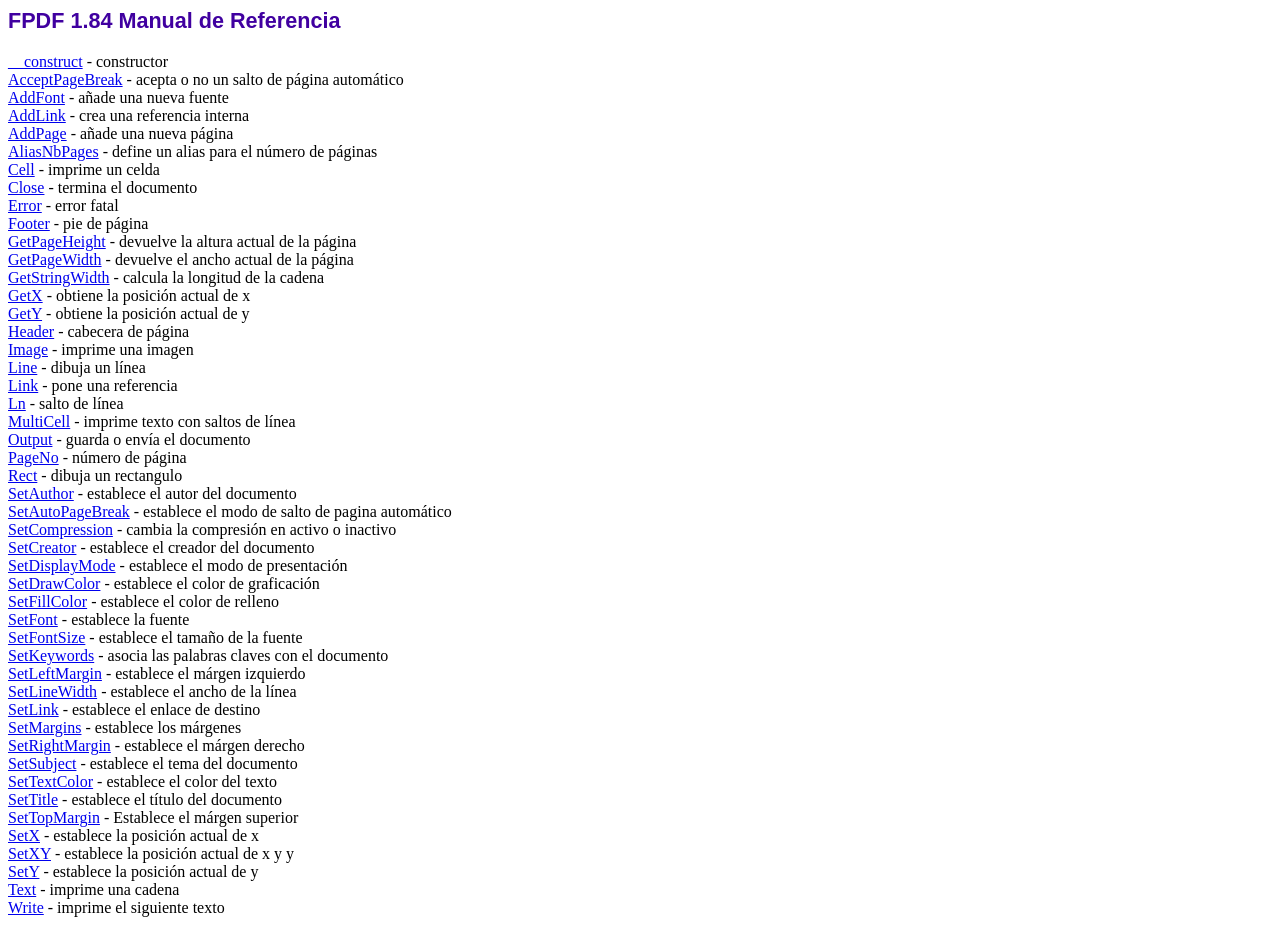
<file: sistema/usuario/pdf/fpdf/doc/index.htm>
<!DOCTYPE html PUBLIC "-//W3C//DTD HTML 4.01 Transitional//EN">
<html>
<head>
<meta http-equiv="Content-Type" content="text/html; charset=ISO-8859-1">
<title>FPDF 1.84 Manual de Referencia</title>
<link type="text/css" rel="stylesheet" href="../fpdf.css">
</head>
<body>
<h1>FPDF 1.84 Manual de Referencia</h1>
<a href="__construct.htm">__construct</a> - constructor<br>
<a href="acceptpagebreak.htm">AcceptPageBreak</a> - acepta o no un salto de p�gina autom�tico<br>
<a href="addfont.htm">AddFont</a> - a�ade una nueva fuente<br>
<a href="addlink.htm">AddLink</a> - crea una referencia interna<br>
<a href="addpage.htm">AddPage</a> - a�ade una nueva p�gina<br>
<a href="aliasnbpages.htm">AliasNbPages</a> - define un alias para el n�mero de p�ginas<br>
<a href="cell.htm">Cell</a> - imprime un celda<br>
<a href="close.htm">Close</a> - termina el documento<br>
<a href="error.htm">Error</a> - error fatal<br>
<a href="footer.htm">Footer</a> - pie de p�gina<br>
<a href="getpageheight.htm">GetPageHeight</a> - devuelve la altura actual de la p�gina<br>
<a href="getpagewidth.htm">GetPageWidth</a> - devuelve el ancho actual de la p�gina<br>
<a href="getstringwidth.htm">GetStringWidth</a> - calcula la longitud de la cadena<br>
<a href="getx.htm">GetX</a> - obtiene la posici�n actual de x<br>
<a href="gety.htm">GetY</a> - obtiene la posici�n actual de y<br>
<a href="header.htm">Header</a> - cabecera de p�gina<br>
<a href="image.htm">Image</a> - imprime una imagen<br>
<a href="line.htm">Line</a> - dibuja un l�nea<br>
<a href="link.htm">Link</a> - pone una referencia<br>
<a href="ln.htm">Ln</a> - salto de l�nea<br>
<a href="multicell.htm">MultiCell</a> - imprime texto con saltos de l�nea<br>
<a href="output.htm">Output</a> - guarda o env�a el documento<br>
<a href="pageno.htm">PageNo</a> - n�mero de p�gina<br>
<a href="rect.htm">Rect</a> - dibuja un rectangulo<br>
<a href="setauthor.htm">SetAuthor</a> - establece el autor del documento<br>
<a href="setautopagebreak.htm">SetAutoPageBreak</a> - establece el modo de salto de pagina autom�tico<br>
<a href="setcompression.htm">SetCompression</a> - cambia la compresi�n en activo o inactivo<br>
<a href="setcreator.htm">SetCreator</a> - establece el creador del documento<br>
<a href="setdisplaymode.htm">SetDisplayMode</a> - establece el modo de presentaci�n<br>
<a href="setdrawcolor.htm">SetDrawColor</a> - establece el color de graficaci�n<br>
<a href="setfillcolor.htm">SetFillColor</a> - establece el color de relleno<br>
<a href="setfont.htm">SetFont</a> - establece la fuente<br>
<a href="setfontsize.htm">SetFontSize</a> - establece el tama�o de la fuente<br>
<a href="setkeywords.htm">SetKeywords</a> - asocia las palabras claves con el documento<br>
<a href="setleftmargin.htm">SetLeftMargin</a> - establece el m�rgen izquierdo<br>
<a href="setlinewidth.htm">SetLineWidth</a> - establece el ancho de la l�nea<br>
<a href="setlink.htm">SetLink</a> - establece el enlace de destino<br>
<a href="setmargins.htm">SetMargins</a> - establece los m�rgenes<br>
<a href="setrightmargin.htm">SetRightMargin</a> - establece el m�rgen derecho<br>
<a href="setsubject.htm">SetSubject</a> - establece el tema del documento<br>
<a href="settextcolor.htm">SetTextColor</a> - establece el color del texto<br>
<a href="settitle.htm">SetTitle</a> - establece el t�tulo del documento<br>
<a href="settopmargin.htm">SetTopMargin</a> - Establece el m�rgen superior<br>
<a href="setx.htm">SetX</a> - establece la posici�n actual de x<br>
<a href="setxy.htm">SetXY</a> - establece la posici�n actual de x y y<br>
<a href="sety.htm">SetY</a> - establece la posici�n actual de y<br>
<a href="text.htm">Text</a> - imprime una cadena<br>
<a href="write.htm">Write</a> - imprime el siguiente texto<br>
</body>
</html>
</file>
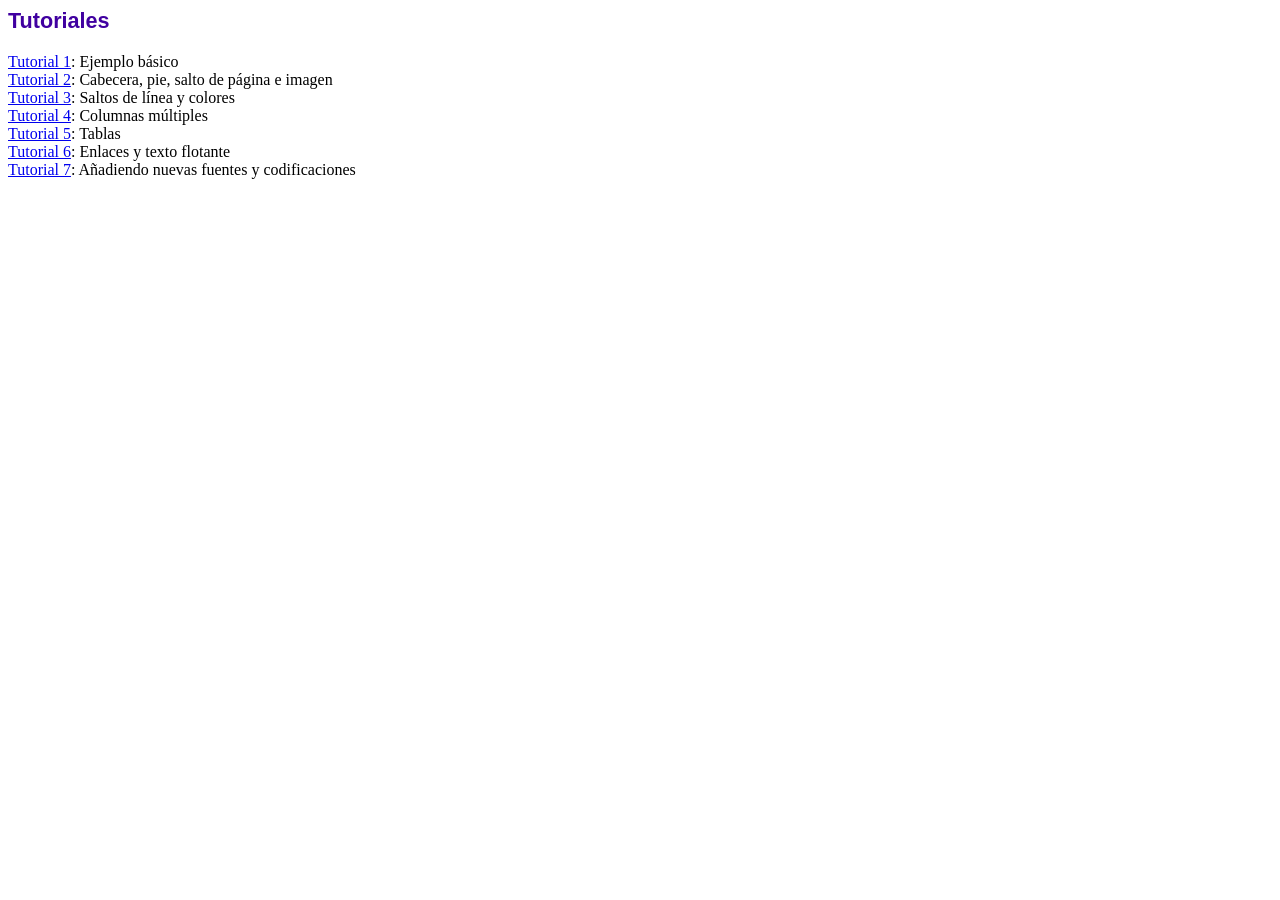
<file: sistema/usuario/pdf/fpdf/tutorial/index.htm>
<!DOCTYPE html PUBLIC "-//W3C//DTD HTML 4.01 Transitional//EN">
<html>
<head>
<meta http-equiv="Content-Type" content="text/html; charset=ISO-8859-1">
<title>Tutoriales</title>
<link type="text/css" rel="stylesheet" href="../fpdf.css">
</head>
<body>
<h1>Tutoriales</h1>
<ul style="list-style-type:none; margin-left:0; padding-left:0">
<li><a href="tuto1.htm">Tutorial 1</a>: Ejemplo b�sico</li>
<li><a href="tuto2.htm">Tutorial 2</a>: Cabecera, pie, salto de p�gina e imagen</li>
<li><a href="tuto3.htm">Tutorial 3</a>: Saltos de l�nea y colores</li>
<li><a href="tuto4.htm">Tutorial 4</a>: Columnas m�ltiples</li>
<li><a href="tuto5.htm">Tutorial 5</a>: Tablas</li>
<li><a href="tuto6.htm">Tutorial 6</a>: Enlaces y texto flotante</li>
<li><a href="tuto7.htm">Tutorial 7</a>: A�adiendo nuevas fuentes y codificaciones</li>
</ul>
</body>
</html>
</file>
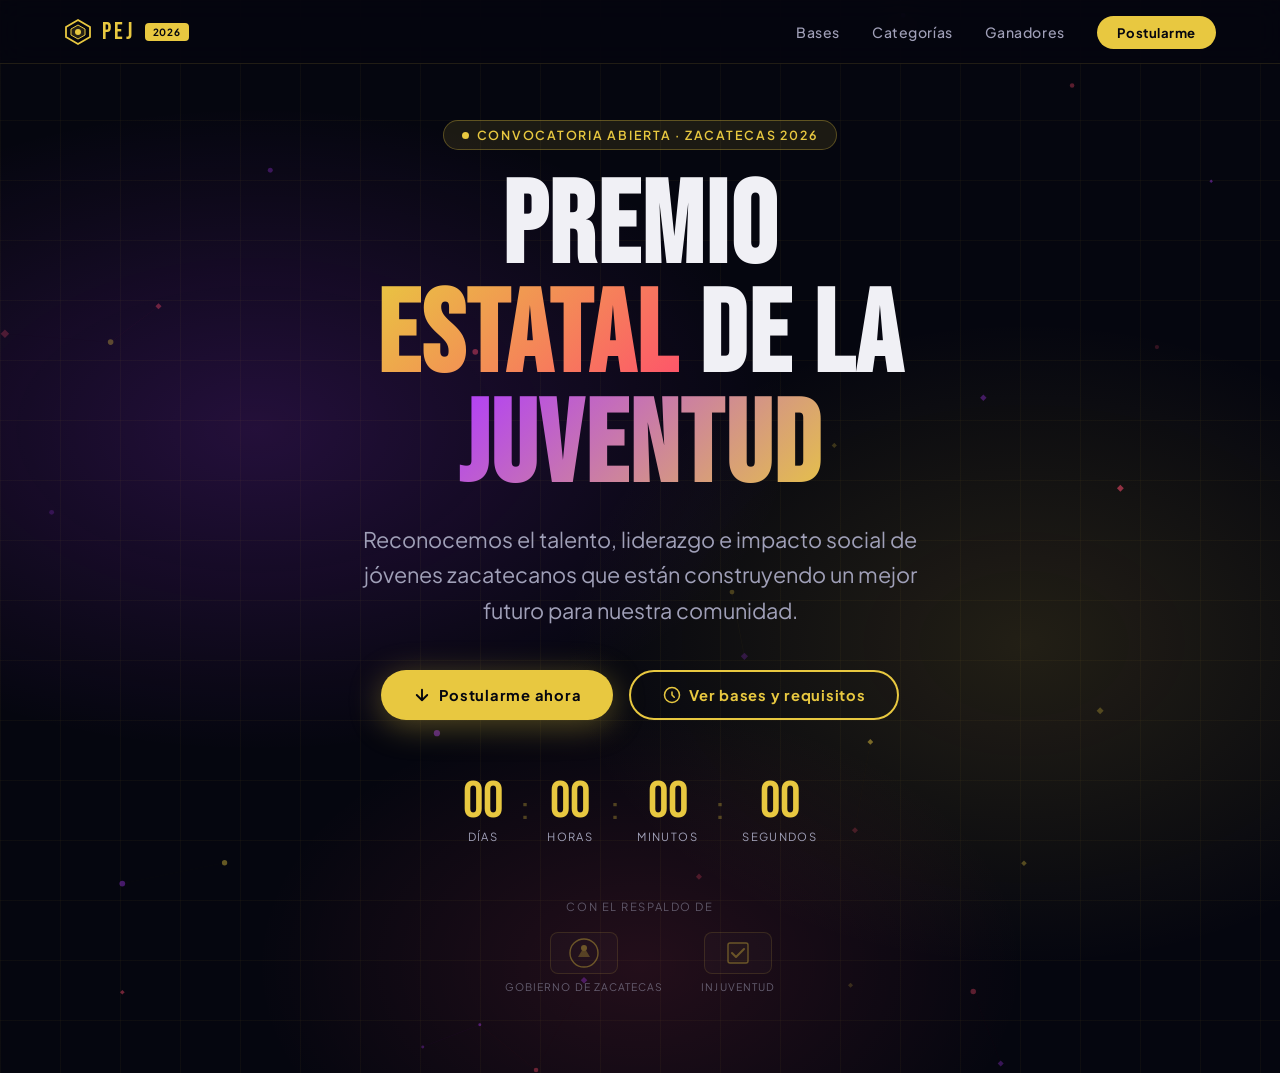
<file: landing.html>
<!DOCTYPE html>
<html lang="es">
<head>
  <link rel="icon" type="image/png" href="icon.ico"/>
  <meta charset="UTF-8" />
  <meta name="viewport" content="width=device-width, initial-scale=1.0" />
  <title>Premio Estatal de la Juventud Zacatecas 2026</title>
  <link rel="preconnect" href="https://fonts.googleapis.com" />
  <link rel="preconnect" href="https://fonts.gstatic.com" crossorigin />
  <link href="https://fonts.googleapis.com/css2?family=Bebas+Neue&family=Plus+Jakarta+Sans:wght@300;400;500;600;700&display=swap" rel="stylesheet" />

  <style>
    /* ═══════════════════════════════════════════════
       🎨 VARIABLES PERSONALIZABLES — EDITA AQUÍ
    ═══════════════════════════════════════════════ */
    :root {
      /* COLORES PRINCIPALES */
      --color-fondo:         #05060f;        /* Fondo oscuro del hero */
      --color-primario:      #e8c840;        /* Amarillo dorado (acento) */
      --color-secundario:    #b03aff;        /* Violeta vibrante */
      --color-terciario:     #ff4d6d;        /* Rosa/rojo energético */
      --color-texto:         #f0f0f5;        /* Texto principal */
      --color-texto-suave:   #a0a0b8;        /* Texto secundario */
      --color-nav-bg:        rgba(5,6,15,0.82); /* Fondo navbar */
      --color-btn-1:         #e8c840;        /* Botón primario */
      --color-btn-1-texto:   #05060f;
      --color-btn-2-borde:   #e8c840;        /* Botón secundario (outline) */
      --color-btn-2-texto:   #e8c840;

      /* TIPOGRAFÍAS */
      --fuente-titulo:       'Bebas Neue', sans-serif;
      --fuente-cuerpo:       'Plus Jakarta Sans', sans-serif;

      /* TAMAÑOS */
      --titulo-hero:         clamp(3.2rem, 9vw, 8rem);
      --subtitulo-hero:      clamp(1rem, 2.5vw, 1.35rem);

      /* PARTÍCULAS — animación */
      --particulas-color:    #e8c840;        /* Color de partículas flotantes */
      --particulas-cantidad: 22;             /* (solo referencia visual; cambia el JS si quieres más) */

      /* BORDES / RADIOS */
      --radio-btn:           50px;
      --radio-card:          16px;
    }

    /* ═══════════════════════════════════════════════
       RESET & BASE
    ═══════════════════════════════════════════════ */
    *, *::before, *::after { box-sizing: border-box; margin: 0; padding: 0; }
    html { scroll-behavior: smooth; }
    body {
      font-family: var(--fuente-cuerpo);
      background: var(--color-fondo);
      color: var(--color-texto);
      overflow-x: hidden;
    }
    a { text-decoration: none; color: inherit; }
    img { max-width: 100%; display: block; }

    /* ═══════════════════════════════════════════════
       NAVBAR
    ═══════════════════════════════════════════════ */
    nav {
      position: fixed;
      top: 0; left: 0; right: 0;
      z-index: 100;
      background: var(--color-nav-bg);
      backdrop-filter: blur(14px);
      -webkit-backdrop-filter: blur(14px);
      border-bottom: 1px solid rgba(232,200,64,0.12);
      padding: 0 5%;
      display: flex;
      align-items: center;
      justify-content: space-between;
      height: 64px;
      transition: background 0.3s;
    }

    .nav-logo {
      font-family: var(--fuente-titulo);
      font-size: 1.5rem;
      letter-spacing: 0.12em;
      color: var(--color-primario);
      display: flex;
      align-items: center;
      gap: 10px;
    }
    .nav-logo .badge {
      background: var(--color-primario);
      color: var(--color-fondo);
      font-size: 0.62rem;
      font-family: var(--fuente-cuerpo);
      font-weight: 700;
      letter-spacing: 0.08em;
      padding: 3px 8px;
      border-radius: 4px;
      vertical-align: middle;
    }

    .nav-links {
      display: flex;
      gap: 2rem;
      list-style: none;
    }
    .nav-links a {
      font-size: 0.88rem;
      font-weight: 500;
      letter-spacing: 0.04em;
      color: var(--color-texto-suave);
      transition: color 0.2s;
      position: relative;
    }
    .nav-links a::after {
      content: '';
      position: absolute;
      bottom: -3px; left: 0;
      width: 0; height: 2px;
      background: var(--color-primario);
      transition: width 0.25s;
      border-radius: 2px;
    }
    .nav-links a:hover { color: var(--color-primario); }
    .nav-links a:hover::after { width: 100%; }

    .nav-cta {
      background: var(--color-primario);
      color: var(--color-fondo) !important;
      font-weight: 700 !important;
      padding: 8px 20px;
      border-radius: 50px;
      font-size: 0.82rem !important;
      letter-spacing: 0.06em;
      transition: opacity 0.2s, transform 0.2s !important;
    }
    .nav-cta:hover { opacity: 0.88; transform: scale(1.04) !important; }
    .nav-cta::after { display: none !important; }

    /* HAMBURGER */
    .nav-hamburger {
      display: none;
      flex-direction: column;
      gap: 5px;
      cursor: pointer;
      padding: 6px;
    }
    .nav-hamburger span {
      display: block;
      width: 26px; height: 2px;
      background: var(--color-primario);
      border-radius: 2px;
      transition: transform 0.3s, opacity 0.3s;
    }
    .nav-hamburger.open span:nth-child(1) { transform: translateY(7px) rotate(45deg); }
    .nav-hamburger.open span:nth-child(2) { opacity: 0; }
    .nav-hamburger.open span:nth-child(3) { transform: translateY(-7px) rotate(-45deg); }

    .nav-mobile {
      display: none;
      position: fixed;
      top: 64px; left: 0; right: 0;
      background: rgba(5,6,15,0.97);
      padding: 2rem 5% 2.5rem;
      border-bottom: 1px solid rgba(232,200,64,0.14);
      z-index: 99;
      flex-direction: column;
      gap: 1.4rem;
      animation: slideDown 0.3s ease;
    }
    .nav-mobile.open { display: flex; }
    .nav-mobile a {
      font-size: 1.1rem;
      font-weight: 600;
      color: var(--color-texto-suave);
      letter-spacing: 0.04em;
      transition: color 0.2s;
    }
    .nav-mobile a:hover { color: var(--color-primario); }
    @keyframes slideDown {
      from { opacity: 0; transform: translateY(-12px); }
      to   { opacity: 1; transform: translateY(0); }
    }

    /* ═══════════════════════════════════════════════
       CANVAS ANIMATION
    ═══════════════════════════════════════════════ */
    #hero-canvas {
      position: absolute;
      inset: 0;
      width: 100%; height: 100%;
      pointer-events: none;
      z-index: 0;
    }

    /* ═══════════════════════════════════════════════
       HERO
    ═══════════════════════════════════════════════ */
    .hero {
      position: relative;
      min-height: 100vh;
      display: flex;
      flex-direction: column;
      justify-content: center;
      align-items: center;
      text-align: center;
      padding: 120px 6% 80px;
      overflow: hidden;
    }

    /* Gradiente de fondo */
    .hero::before {
      content: '';
      position: absolute;
      inset: 0;
      background:
        radial-gradient(ellipse 70% 50% at 20% 40%, rgba(176,58,255,0.18) 0%, transparent 60%),
        radial-gradient(ellipse 60% 50% at 80% 60%, rgba(232,200,64,0.13) 0%, transparent 60%),
        radial-gradient(ellipse 50% 40% at 50% 90%, rgba(255,77,109,0.12) 0%, transparent 60%);
      z-index: 0;
    }

    /* Líneas de cuadrícula decorativas */
    .hero-grid {
      position: absolute;
      inset: 0;
      z-index: 0;
      background-image:
        linear-gradient(rgba(232,200,64,0.04) 1px, transparent 1px),
        linear-gradient(90deg, rgba(232,200,64,0.04) 1px, transparent 1px);
      background-size: 60px 60px;
    }

    .hero-content {
      position: relative;
      z-index: 2;
      max-width: 880px;
    }

    /* Pill superior */
    .hero-eyebrow {
      display: inline-flex;
      align-items: center;
      gap: 8px;
      background: rgba(232,200,64,0.1);
      border: 1px solid rgba(232,200,64,0.3);
      border-radius: 50px;
      padding: 6px 18px;
      font-size: 0.78rem;
      font-weight: 600;
      letter-spacing: 0.14em;
      text-transform: uppercase;
      color: var(--color-primario);
      margin-bottom: 1.5rem;
      opacity: 0;
      animation: fadeUp 0.6s 0.2s forwards;
    }
    .hero-eyebrow .dot {
      width: 7px; height: 7px;
      background: var(--color-primario);
      border-radius: 50%;
      animation: pulse 1.6s infinite;
    }
    @keyframes pulse {
      0%, 100% { opacity: 1; transform: scale(1); }
      50%       { opacity: 0.4; transform: scale(1.5); }
    }

    /* Título */
    .hero-title {
      font-family: var(--fuente-titulo);
      font-size: var(--titulo-hero);
      line-height: 0.95;
      letter-spacing: 0.02em;
      color: var(--color-texto);
      margin-bottom: 1.2rem;
      opacity: 0;
      animation: fadeUp 0.7s 0.38s forwards;
    }
    .hero-title .highlight {
      background: linear-gradient(135deg, var(--color-primario) 0%, var(--color-terciario) 100%);
      -webkit-background-clip: text;
      -webkit-text-fill-color: transparent;
      background-clip: text;
    }
    .hero-title .highlight-v {
      background: linear-gradient(135deg, var(--color-secundario) 0%, var(--color-primario) 100%);
      -webkit-background-clip: text;
      -webkit-text-fill-color: transparent;
      background-clip: text;
    }

    /* Subtítulo */
    .hero-sub {
      font-size: var(--subtitulo-hero);
      font-weight: 400;
      color: var(--color-texto-suave);
      max-width: 600px;
      margin: 0 auto 2.6rem;
      line-height: 1.65;
      opacity: 0;
      animation: fadeUp 0.7s 0.54s forwards;
    }

    /* Botones CTA */
    .hero-btns {
      display: flex;
      gap: 1rem;
      justify-content: center;
      flex-wrap: wrap;
      margin-bottom: 3.5rem;
      opacity: 0;
      animation: fadeUp 0.7s 0.7s forwards;
    }

    .btn {
      display: inline-flex;
      align-items: center;
      gap: 8px;
      padding: 14px 32px;
      border-radius: var(--radio-btn);
      font-family: var(--fuente-cuerpo);
      font-size: 0.92rem;
      font-weight: 700;
      letter-spacing: 0.05em;
      cursor: pointer;
      border: none;
      transition: transform 0.25s, box-shadow 0.25s, opacity 0.25s;
    }
    .btn:hover { transform: translateY(-3px); }

    .btn-primary {
      background: var(--color-btn-1);
      color: var(--color-btn-1-texto);
      box-shadow: 0 6px 32px rgba(232,200,64,0.35);
    }
    .btn-primary:hover {
      box-shadow: 0 10px 40px rgba(232,200,64,0.5);
    }

    .btn-outline {
      background: transparent;
      color: var(--color-btn-2-texto);
      border: 2px solid var(--color-btn-2-borde);
      box-shadow: 0 0 0 0 rgba(232,200,64,0);
    }
    .btn-outline:hover {
      background: rgba(232,200,64,0.07);
      box-shadow: 0 6px 28px rgba(232,200,64,0.18);
    }

    .btn svg { flex-shrink: 0; }

    /* Contador de días */
    .hero-counter {
      display: flex;
      gap: 1.2rem;
      justify-content: center;
      flex-wrap: wrap;
      margin-bottom: 3.5rem;
      opacity: 0;
      animation: fadeUp 0.7s 0.86s forwards;
    }
    .counter-item {
      text-align: center;
    }
    .counter-num {
      font-family: var(--fuente-titulo);
      font-size: clamp(2rem, 5vw, 3.2rem);
      color: var(--color-primario);
      line-height: 1;
    }
    .counter-label {
      font-size: 0.7rem;
      letter-spacing: 0.12em;
      text-transform: uppercase;
      color: var(--color-texto-suave);
      margin-top: 2px;
    }
    .counter-divider {
      font-family: var(--fuente-titulo);
      font-size: 2rem;
      color: rgba(232,200,64,0.3);
      align-self: center;
    }

    /* LOGOS */
    .hero-logos {
      position: relative;
      z-index: 2;
      opacity: 0;
      animation: fadeUp 0.7s 1.02s forwards;
    }
    .logos-label {
      font-size: 0.7rem;
      letter-spacing: 0.14em;
      text-transform: uppercase;
      color: rgba(160,160,184,0.5);
      margin-bottom: 1.2rem;
    }
    .logos-row {
      display: flex;
      align-items: center;
      justify-content: center;
      gap: 2.4rem;
      flex-wrap: wrap;
    }
    .logo-placeholder {
      display: flex;
      flex-direction: column;
      align-items: center;
      gap: 6px;
      opacity: 0.55;
      transition: opacity 0.25s, transform 0.25s;
      cursor: pointer;
    }
    .logo-placeholder:hover { opacity: 1; transform: translateY(-3px); }
    .logo-box {
      width: 68px; height: 42px;
      border: 1.5px solid rgba(232,200,64,0.25);
      border-radius: 8px;
      display: flex;
      align-items: center;
      justify-content: center;
      background: rgba(255,255,255,0.04);
      overflow: hidden;
    }
    .logo-box svg { width: 36px; height: 36px; opacity: 0.7; }
    .logo-box img {
      width: 100%; height: 100%;
      object-fit: contain;
      padding: 6px;
      filter: brightness(0) invert(1);
    }
    .logo-name {
      font-size: 0.65rem;
      letter-spacing: 0.1em;
      text-transform: uppercase;
      color: var(--color-texto-suave);
    }

    /* Scroll hint */
    .scroll-hint {
      position: absolute;
      bottom: 28px;
      left: 50%;
      transform: translateX(-50%);
      display: flex;
      flex-direction: column;
      align-items: center;
      gap: 6px;
      opacity: 0;
      animation: fadeIn 1s 1.4s forwards;
      z-index: 2;
    }
    .scroll-hint span {
      font-size: 0.65rem;
      letter-spacing: 0.14em;
      text-transform: uppercase;
      color: rgba(160,160,184,0.4);
    }
    .scroll-arrow {
      width: 22px; height: 22px;
      border-right: 2px solid rgba(232,200,64,0.4);
      border-bottom: 2px solid rgba(232,200,64,0.4);
      transform: rotate(45deg);
      animation: bounceDown 1.4s infinite;
    }
    @keyframes bounceDown {
      0%, 100% { transform: rotate(45deg) translateY(0); }
      50%       { transform: rotate(45deg) translateY(5px); }
    }

    /* Keyframes generales */
    @keyframes fadeUp {
      from { opacity: 0; transform: translateY(24px); }
      to   { opacity: 1; transform: translateY(0); }
    }
    @keyframes fadeIn {
      to { opacity: 1; }
    }

    /* ═══════════════════════════════════════════════
       RESPONSIVE
    ═══════════════════════════════════════════════ */
    @media (max-width: 768px) {
      .nav-links { display: none; }
      .nav-hamburger { display: flex; }
      .hero { padding: 100px 5% 70px; }
      .logos-row { gap: 1.2rem; }
      .counter-divider { display: none; }
    }
    @media (max-width: 480px) {
      .hero-btns { flex-direction: column; align-items: center; }
      .btn { width: 100%; max-width: 280px; justify-content: center; }
    }
  </style>
</head>
<body>

  <!-- ═══ NAVBAR ═══ -->
  <nav id="navbar">
    <div class="nav-logo">
      <svg width="28" height="28" viewBox="0 0 28 28" fill="none">
        <polygon points="14,2 26,9 26,19 14,26 2,19 2,9" fill="none" stroke="#e8c840" stroke-width="1.8"/>
        <polygon points="14,7 21,11 21,17 14,21 7,17 7,11" fill="rgba(232,200,64,0.15)" stroke="#e8c840" stroke-width="1"/>
        <circle cx="14" cy="14" r="3" fill="#e8c840"/>
      </svg>
      PEJ <span class="badge">2026</span>
    </div>

    <ul class="nav-links">
      <li><a href="convocatoria_2026.pdf" target="_blank">Bases</a></li>
      <li><a href="#categorias">Categorías</a></li>
      <li><a href="#ganadores">Ganadores</a></li>
      <li><a href="https://juventud.zacatecas.gob.mx/pe06/" class="nav-cta" target="_blank">Postularme</a></li>
    </ul>

    <div class="nav-hamburger" id="hamburger" aria-label="Menú" role="button" tabindex="0">
      <span></span><span></span><span></span>
    </div>
  </nav>

  <!-- Menú móvil -->
  <div class="nav-mobile" id="nav-mobile">
    <a href="convocatoria_2026.pdf" target="_blank" onclick="closeMobile()">Bases</a>
    <a href="#categorias" onclick="closeMobile()">Categorías</a>
    <a href="#ganadores" onclick="closeMobile()">Ganadores</a>
    <a href="https://juventud.zacatecas.gob.mx/pe06/" onclick="closeMobile()" class="nav-cta" style="width:fit-content; color: #05060f !important;" target="_blank">Postularme</a>
  </div>

  <!-- ═══ HERO ═══ -->
  <section class="hero" id="home">
    <canvas id="hero-canvas"></canvas>
    <div class="hero-grid"></div>

    <div class="hero-content">
      <!-- Eyebrow -->
      <div class="hero-eyebrow">
        <span class="dot"></span>
        Convocatoria abierta · Zacatecas 2026
      </div>

      <!-- Título -->
      <h1 class="hero-title">
        Premio<br/>
        <span class="highlight">Estatal</span>
        de la<br/>
        <span class="highlight-v">Juventud</span>
      </h1>

      <!-- Subtítulo -->
      <p class="hero-sub">
        Reconocemos el talento, liderazgo e impacto social de jóvenes zacatecanos que están construyendo un mejor futuro para nuestra comunidad.
      </p>

      <!-- Botones CTA -->
      <div class="hero-btns">
        <a href="https://juventud.zacatecas.gob.mx/pe06/" class="btn btn-primary" target="_blank">
          <svg width="18" height="18" viewBox="0 0 24 24" fill="none" stroke="currentColor" stroke-width="2.5" stroke-linecap="round" stroke-linejoin="round">
            <path d="M12 5v14M5 12l7 7 7-7"/>
          </svg>
          Postularme ahora
        </a>
        <a href="convocatoria_2026.pdf" class="btn btn-outline" target="_blank">
          <svg width="18" height="18" viewBox="0 0 24 24" fill="none" stroke="currentColor" stroke-width="2" stroke-linecap="round" stroke-linejoin="round">
            <circle cx="12" cy="12" r="10"/><path d="M12 8v4l3 3"/>
          </svg>
          Ver bases y requisitos
        </a>
      </div>

      <!-- Contador regresivo -->
      <div class="hero-counter" id="countdown">
        <div class="counter-item">
          <div class="counter-num" id="cd-dias">--</div>
          <div class="counter-label">Días</div>
        </div>
        <div class="counter-divider">:</div>
        <div class="counter-item">
          <div class="counter-num" id="cd-horas">--</div>
          <div class="counter-label">Horas</div>
        </div>
        <div class="counter-divider">:</div>
        <div class="counter-item">
          <div class="counter-num" id="cd-min">--</div>
          <div class="counter-label">Minutos</div>
        </div>
        <div class="counter-divider">:</div>
        <div class="counter-item">
          <div class="counter-num" id="cd-seg">--</div>
          <div class="counter-label">Segundos</div>
        </div>
      </div>
    </div>

    <!-- Logos -->
    <div class="hero-logos">
      <p class="logos-label">Con el respaldo de</p>
      <div class="logos-row">

        <!-- LOGO 1 — Gobierno de Zacatecas (placeholder SVG; reemplaza con <img> si tienes el archivo) -->
        <div class="logo-placeholder">
          <div class="logo-box">
            <svg viewBox="0 0 36 36" fill="none">
              <circle cx="18" cy="18" r="14" stroke="#e8c840" stroke-width="1.4"/>
              <path d="M12 22l6-10 6 10H12z" fill="#e8c840" opacity="0.7"/>
              <circle cx="18" cy="13" r="3" fill="#e8c840"/>
            </svg>
          </div>
          <span class="logo-name">Gobierno de Zacatecas</span>
        </div>

       

        <!-- LOGO 4 — INJUVE (agrega tu imagen real aquí) -->
        <div class="logo-placeholder">
          <div class="logo-box">
            <svg viewBox="0 0 36 36" fill="none">
              <rect x="8" y="8" width="20" height="20" rx="2" stroke="#e8c840" stroke-width="1.4" fill="rgba(232,200,64,0.08)"/>
              <path d="M12 18l4 4 8-8" stroke="#e8c840" stroke-width="2" stroke-linecap="round" stroke-linejoin="round"/>
            </svg>
          </div>
          <span class="logo-name">INJUVENTUD</span>
        </div>

      </div>
    </div>

  </section>

  <!-- ═══ SCRIPTS ═══ -->
  <script>
    /* ─── Hamburger ─── */
    const hamburger = document.getElementById('hamburger');
    const navMobile = document.getElementById('nav-mobile');
    hamburger.addEventListener('click', () => {
      hamburger.classList.toggle('open');
      navMobile.classList.toggle('open');
    });
    function closeMobile() {
      hamburger.classList.remove('open');
      navMobile.classList.remove('open');
    }

    /* ─── Countdown — fecha objetivo (ajústala aquí) ─── */
    const FECHA_OBJETIVO = new Date('2026-05-06T10:59:59'); // 👈 cambia esta fecha
    function updateCountdown() {
      const now  = new Date();
      const diff = FECHA_OBJETIVO - now;
      if (diff <= 0) {
        document.getElementById('cd-dias').textContent = '00';
        document.getElementById('cd-horas').textContent = '00';
        document.getElementById('cd-min').textContent = '00';
        document.getElementById('cd-seg').textContent = '00';
        return;
      }
      const d = Math.floor(diff / 86400000);
      const h = Math.floor((diff % 86400000) / 3600000);
      const m = Math.floor((diff % 3600000) / 60000);
      const s = Math.floor((diff % 60000) / 1000);
      document.getElementById('cd-dias').textContent  = String(d).padStart(2,'0');
      document.getElementById('cd-horas').textContent = String(h).padStart(2,'0');
      document.getElementById('cd-min').textContent   = String(m).padStart(2,'0');
      document.getElementById('cd-seg').textContent   = String(s).padStart(2,'0');
    }
    updateCountdown();
    setInterval(updateCountdown, 1000);

    /* ─── Canvas particle animation ─── */
    (function() {
      const canvas = document.getElementById('hero-canvas');
      const ctx    = canvas.getContext('2d');
      let W, H, particles = [], animId;

      // Colores de partículas tomados de CSS variables
      const style = getComputedStyle(document.documentElement);
      const COLORS = [
        style.getPropertyValue('--color-primario').trim()   || '#e8c840',
        style.getPropertyValue('--color-secundario').trim() || '#b03aff',
        style.getPropertyValue('--color-terciario').trim()  || '#ff4d6d',
      ];

      function resize() {
        W = canvas.width  = canvas.offsetWidth;
        H = canvas.height = canvas.offsetHeight;
      }

      function randomBetween(a, b) { return a + Math.random() * (b - a); }

      function createParticle() {
        const color = COLORS[Math.floor(Math.random() * COLORS.length)];
        return {
          x:     randomBetween(0, W),
          y:     randomBetween(0, H),
          r:     randomBetween(1.2, 3.2),
          vx:    randomBetween(-0.22, 0.22),
          vy:    randomBetween(-0.36, -0.08),
          alpha: randomBetween(0.15, 0.55),
          color,
          // estrella pequeña o círculo
          shape: Math.random() > 0.5 ? 'circle' : 'diamond',
        };
      }

      function drawDiamond(cx, cy, s) {
        ctx.beginPath();
        ctx.moveTo(cx, cy - s);
        ctx.lineTo(cx + s, cy);
        ctx.lineTo(cx, cy + s);
        ctx.lineTo(cx - s, cy);
        ctx.closePath();
      }

      function init() {
        particles = [];
        const n = Math.floor(W / 38); // densidad adaptable
        for (let i = 0; i < n; i++) particles.push(createParticle());
      }

      function tick() {
        ctx.clearRect(0, 0, W, H);

        // Líneas de conexión sutiles
        for (let i = 0; i < particles.length; i++) {
          for (let j = i + 1; j < particles.length; j++) {
            const dx = particles[i].x - particles[j].x;
            const dy = particles[i].y - particles[j].y;
            const dist = Math.sqrt(dx * dx + dy * dy);
            if (dist < 130) {
              ctx.save();
              ctx.globalAlpha = (1 - dist / 130) * 0.07;
              ctx.strokeStyle = particles[i].color;
              ctx.lineWidth   = 0.8;
              ctx.beginPath();
              ctx.moveTo(particles[i].x, particles[i].y);
              ctx.lineTo(particles[j].x, particles[j].y);
              ctx.stroke();
              ctx.restore();
            }
          }
        }

        // Partículas
        for (const p of particles) {
          ctx.save();
          ctx.globalAlpha = p.alpha;
          ctx.fillStyle   = p.color;
          if (p.shape === 'diamond') {
            drawDiamond(p.x, p.y, p.r * 1.4);
          } else {
            ctx.beginPath();
            ctx.arc(p.x, p.y, p.r, 0, Math.PI * 2);
          }
          ctx.fill();
          ctx.restore();

          // Mover
          p.x += p.vx;
          p.y += p.vy;

          // Reciclar al salir
          if (p.y < -10 || p.x < -20 || p.x > W + 20) {
            Object.assign(p, createParticle(), { y: H + 10 });
          }
        }

        animId = requestAnimationFrame(tick);
      }

      window.addEventListener('resize', () => {
        cancelAnimationFrame(animId);
        resize();
        init();
        tick();
      });

      resize();
      init();
      tick();
    })();
  </script>
    <!-- ============================================================ -->
  <!-- MODAL: CATEGORÍAS                                             -->
  <!-- ============================================================ -->
  <div id="modalCategorias" class="modal" style="display: none;">
    <div class="modal-overlay"></div>
    <div class="modal-container">
      <button class="modal-close" aria-label="Cerrar">&times;</button>
      <div class="modal-header">
        <div class="modal-icon">🏆</div>
        <h2 class="modal-title">Categorías <span class="modal-year">2026</span></h2>
        <p class="modal-sub">Premio Estatal de la Juventud Zacatecas</p>
      </div>
      <div class="modal-body" id="categoriasList">
        <!-- Aquí puedes agregar/modificar las categorías fácilmente -->
        <div class="categoria-item">
          <div class="categoria-badge oro">🥇</div>
          <div class="categoria-info">
            <h3>1. Logro Académico 12 a 18 años</h3>
            <p>Reconocimiento a jóvenes con excelencia educativa y aprovechamiento sobresaliente.</p>
          </div>
        </div>
        <div class="categoria-item">
          <div class="categoria-badge plata">🥈</div>
          <div class="categoria-info">
            <h3>2. Logro Académico 19 a 29 años</h3>
            <p>Reconocimiento a jóvenes con excelencia educativa y aprovechamiento sobresaliente.</p>
          </div>
        </div>
        <div class="categoria-item">
          <div class="categoria-badge bronce">🥉</div>
          <div class="categoria-info">
            <h3>3. Discapacidad e integración</h3>
            <p>
Mujeres y hombres jóvenes, quienes por su actitud (resiliencia), perseverancia y actividades individuales o de manera organizada, sean ejemplo de superación y contribuyan a generar oportunidades en el desarrollo y la integración de otras personas jóvenes con o sin discapacidad en los diversos rubros de nuestra cotidianidad (aportaciones a la comunidad, recreación, trabajo y educación).</p>
          </div>
        </div>
        <div class="categoria-item">
          <div class="categoria-badge oro">🏅</div>
          <div class="categoria-info">
            <h3>4. Ingenio emprendedor</h3>
            <p>Liderazgo emprendedor en distintas ramas económicas que debe traducirse en habilidad para crear y desarrollar unidades de producción viables y sustentables. Además, de la implementación de iniciativas de negocios, transferencia de tecnología e innovación; fortalecimiento de la planta productiva con impacto en el aspecto económico y social de la comunidad.Asimismo, el desarrollo, difusión y promoción de una cultura emprendedora; inversión en el desarrollo de capital humano de las organizaciones productivas, destacando: gestión directiva; habilidades gerenciales; capacitación y adiestramiento de personal dirigido a la productividad y crecimiento.</p>
          </div>
        </div>
        <div class="categoria-item">
          <div class="categoria-badge bronce">🥉</div>
          <div class="categoria-info">
            <h3>5. Responsabilidad Social</h3>
            <p>Jóvenes que por el desarrollo de programas, proyectos o actividades, cuyo propósito sea expresión de solidaridad con comunidades y grupos sociales vulnerables del Estado, y que al ejecutarse generan opciones de solución a problemáticas específicas, mejorando en su caso, la calidad y nivel de vida de sus habitantes. De igual forma, se reconocerán los proyectos para el desarrollo de capacidades y habilidades en las comunidades; la implementación de los proyectos productivos; la colaboración en situaciones de desastre o emergencias; proyectos para mejorar la salud física y psicológica, la alimentación, la vivienda e infraestructura en las comunidades, así como proyectos para fomentar y fortalecer los valores ciudadanos.</p>
          </div>
        </div>
        <div class="categoria-item">
          <div class="categoria-badge bronce">🥉</div>
          <div class="categoria-info">
            <h3>6. Mérito Migrante</h3>
            <p>Promoción del conocimiento, el ejercicio y/o respeto a los derechos y obligaciones que poseen los miembros de la comunidad zacatecana en el extranjero. Participación relevante en medios impresos, en radio, en televisión y/o en cine, en términos de su profesionalismo, innovación, contenido social y/o divulgación tanto de los valores mexicanos como de la cultura zacatecana. Actividades que se destaquen por su sentido de solidaridad social y que se traduzcan en mejoramiento de las condiciones de vida de grupos, comunidades o de la sociedad en general, así como las acciones heroicas, de protección civil y atención a grupos vulnerables. Los (as) candidatos(as) deberán preferentemente pertenecer a algún club registrado en alguna de las federaciones de clubes zacatecanos en algún estado de la Unión Americana.</p>
          </div>
        </div>
        <div class="categoria-item">
          <div class="categoria-badge bronce">🥉</div>
          <div class="categoria-info">
            <h3>7. Mérito Campesino</h3>
            <p>Acciones de las y los jóvenes que en el medio rural promuevan la vigencia y el desarrollo de sus municipios y comunidades. Iniciativas para preservar y/o transmitir su patrimonio cultural. Elaboración y desarrollo de proyectos productivos; mejoramiento y conservación ambiental; aplicación de tecnologías alternativas para el aprovechamiento de los recursos naturales y actividades de capacitación y educación en materia ambiental en sus municipios y comunidades.</p>
          </div>
        </div>
        <div class="categoria-item">
          <div class="categoria-badge bronce">🥉</div>
          <div class="categoria-info">
            <h3>8. Cultura Cívica, Política y/o Democracia</h3>
            <p>Las y los jóvenes que con sus propuestas promuevan el avance en la democracia participativa requisito necesario para la transformación de nuestro país, hacia uno donde prevalezca la justicia, donde cada ciudadano asuma su papel en la definición del rumbo de México y desempeñe la parte que le corresponde desde lo local para contribuir al progreso nacional.
            Premiando su aportación a una cultura de participación ciudadana, en el ejercicio de acciones basadas en la reflexión, el análisis y fortalecimiento de una cultura democrática sustentada en los valores del diálogo, la tolerancia, el respeto a la pluralidad y a la generación de acuerdos; estas acciones se pueden llevar a cabo por medio de foros, talleres, investigaciones, simulacros, iniciativas ciudadanas, modelos de prácticas democráticas, así como la elaboración de estudios, ponencias, investigaciones, trabajos o publicaciones en revistas; que por su impacto modifiquen entornos y prácticas ciudadanas.</p>
          </div>
        </div>
        <div class="categoria-item">
          <div class="categoria-badge bronce">🥉</div>
          <div class="categoria-info">
            <h3>9. Cultura Cívica, Política y/o Democracia</h3>
            <p>Escritores(as) del género literario y narrativo: poemas, sonetos, novelas, ensayos y cuentos que hayan permitido fortalecer y salvaguardar las tradiciones de una o de varias regiones del Estado.</p>
          </div>
        </div>
        <div class="categoria-item">
          <div class="categoria-badge bronce">🥉</div>
          <div class="categoria-info">
            <h3>10. Artes escenicas (Teatro)</h3>
            <p>Actores, productores que destacan por su trayectoria, intercambios culturales, presentaciones, cursos o actividades curriculares y proyectos en beneficio de la sociedad zacatecana.</p>
          </div>
        </div>
        <div class="categoria-item">
          <div class="categoria-badge bronce">🥉</div>
          <div class="categoria-info">
            <h3>8. Cultura Cívica, Política y/o Democracia</h3>
            <p>Bailarines que destaquen por su trayectoria, intercambios culturales, cursos y capacitaciones, presentaciones nacionales o internacionales, proyectos o actividades en beneficio de la sociedad en general.</p>
          </div>
        </div>
        <div class="categoria-item">
          <div class="categoria-badge bronce">🥉</div>
          <div class="categoria-info">
            <h3>9. Cultura Cívica, Política y/o Democracia</h3>
            <p>Bailarines que destaquen por su trayectoria, intercambios culturales, cursos y capacitaciones, presentaciones nacionales o internacionales, proyectos o actividades en beneficio de la sociedad en general.</p>
          </div>
        </div>
        <div class="categoria-item">
          <div class="categoria-badge bronce">🥉</div>
          <div class="categoria-info">
            <h3>10. Cultura Cívica, Política y/o Democracia</h3>
            <p>a.- Las y los Jóvenes destacados en las artes plásticas y que hayan representado a Zacatecas en el país o en el extranjero,que a través de la práctica del dibujo o la pintura han aportado a la juventud herramientas para sobresalir y mantenerlos alejados de las adicciones, que hayan destacado en el séptimo arte (comerciales, cortometrajes, largometrajes y animaciones), así como aquellos que su quehacer versa en la arquitectura, la escultura, la fotografía. En artes populares serán tomadas en cuenta las expresiones de obras artesanales, con técnicas y materiales tradicionales, así como la creación de nuevos diseños que, por su calidad y aportaciones a nuestra vida cotidiana, contribuyan al fortalecimiento de nuestra identidad, a la vez que beneficien a su comunidad.</p>
          </div>
        </div>
        <div class="categoria-item">
          <div class="categoria-badge bronce">🥉</div>
          <div class="categoria-info">
            <h3>11. Arte urbano</h3>
            <p>a.- La representación de ideas, testimonios, demandas sociales, anécdotas, innovación y tendencias a través de la mezcla de colores de aerosol sobre una superficie de amplias dimensiones.</p>
            <p>b.- A las y los jóvenes que hayan fomentado a través de su arte el mantener vigentes valores y buenas prácticas sociales. Y en general todas aquellas manifestaciones de las llamadas tribus urbanas.</p>
          </div>
        </div>
        <div class="categoria-item">
          <div class="categoria-badge bronce">🥉</div>
          <div class="categoria-info">
            <h3>12. Ciencia y Tecnología</h3>
            <p>Acciones que contribuyan a fomentar y generar investigación científica; creación e innovación tecnológica; investigaciones básicas en las ciencias naturales, de la vida, sociales, de la conducta y las humanidades, fortaleciendo los espacios de expresión de su creatividad e inventiva; generación de conocimientos, difusión y transmisión de los mismos a nivel nacional e internacional, así como su desarrollo y aplicación sustentable. </p>
          </div>
        </div>
        <div class="categoria-extra">
          <hr class="categoria-hr">
          <p class="categoria-footer">📌 Cierre de convocatoria: <strong>07 de julio de 2026</strong></p>
        </div>
      </div>
      <div class="modal-footer">
        <a href="convocatoria_2026.pdf" class="modal-btn" target="_blank">📄 Descargar bases completas</a>
      </div>
    </div>
  </div>

  <!-- ============================================================ -->
  <!-- MODAL: GANADORES (preparado para que tú llenes)               -->
  <!-- ============================================================ -->
  <div id="modalGanadores" class="modal" style="display: none;">
    <div class="modal-overlay"></div>
    <div class="modal-container">
      <button class="modal-close" aria-label="Cerrar">&times;</button>
      <div class="modal-header">
        <div class="modal-icon">⭐</div>
        <h2 class="modal-title">Ganadores <span class="modal-year">2025</span></h2>
        <p class="modal-sub">Edición anterior — Premio Estatal de la Juventud</p>
      </div>
      <div class="modal-body" id="ganadoresList" hidden>
        <!-- =============================================== -->
        <!-- 🔽 🔽 🔽 AQUÍ TÚ AGREGA LOS GANADORES 🔽 🔽 🔽 -->
        <!-- =============================================== -->

        <div class="ganador-item">
          <div class="ganador-avatar">🌟</div>
          <div class="ganador-info">
            <h3>Anna García Hernández</h3>
            <span class="ganador-cat">Categoría: Logro Académico</span>
            <p>Promedio perfecto y liderazgo en investigación científica.</p>
          </div>
        </div>

        <div class="ganador-item">
          <div class="ganador-avatar">🚀</div>
          <div class="ganador-info">
            <h3>Javier Luna Ramírez</h3>
            <span class="ganador-cat">Categoría: Innovación y Emprendimiento</span>
            <p>Creador de app educativa usada en 12 municipios del estado.</p>
          </div>
        </div>

        <div class="ganador-item">
          <div class="ganador-avatar">🌿</div>
          <div class="ganador-info">
            <h3>Mariana Torres Veyna</h3>
            <span class="ganador-cat">Categoría: Protección al Medio Ambiente</span>
            <p>Líder del programa de reforestación más grande de Zacatecas.</p>
          </div>
        </div>

        <div class="ganador-item">
          <div class="ganador-avatar">🎭</div>
          <div class="ganador-info">
            <h3>Carlos Mendoza Delgado</h3>
            <span class="ganador-cat">Categoría: Expresiones Artísticas y Culturales</span>
            <p>Pintor joven con exposiciones internacionales.</p>
          </div>
        </div>

        <div class="ganador-item">
          <div class="ganador-avatar">🤝</div>
          <div class="ganador-info">
            <h3>Fernanda López Aceves</h3>
            <span class="ganador-cat">Categoría: Activismo y Compromiso Social</span>
            <p>Fundadora de red de apoyo para jóvenes en situación vulnerable.</p>
          </div>
        </div>

        <!-- 👆 👆 👆 AQUÍ TERMINA TU LISTA 👆 👆 👆 -->
      </div>
      <div class="modal-footer">
        <button class="modal-btn secondary" onclick="cerrarModalGanadores()">Volver</button>
      </div>
    </div>
  </div>

  <style>
    /* ============================================ */
    /* MODALES MODERNOS — ESTILOS COMPLETOS         */
    /* ============================================ */
    .modal {
      position: fixed;
      top: 0;
      left: 0;
      width: 100%;
      height: 100%;
      z-index: 1000;
      display: none;
      align-items: center;
      justify-content: center;
    }

    .modal-overlay {
      position: absolute;
      top: 0;
      left: 0;
      right: 0;
      bottom: 0;
      background: rgba(5, 6, 15, 0.92);
      backdrop-filter: blur(8px);
      animation: fadeOverlay 0.25s ease;
    }

    .modal-container {
      position: relative;
      background: linear-gradient(145deg, #0a0c18 0%, #060714 100%);
      border: 1px solid rgba(232, 200, 64, 0.25);
      border-radius: 32px;
      width: 90%;
      max-width: 620px;
      max-height: 85vh;
      overflow-y: auto;
      z-index: 1001;
      box-shadow: 0 25px 50px -12px rgba(0, 0, 0, 0.8), 0 0 0 1px rgba(232, 200, 64, 0.15);
      animation: modalSlideUp 0.35s cubic-bezier(0.2, 0.9, 0.3, 1.1);
    }

    .modal-container::-webkit-scrollbar {
      width: 6px;
    }
    .modal-container::-webkit-scrollbar-track {
      background: #14182b;
      border-radius: 10px;
    }
    .modal-container::-webkit-scrollbar-thumb {
      background: #e8c840;
      border-radius: 10px;
    }

    .modal-close {
      position: absolute;
      top: 18px;
      right: 22px;
      background: rgba(255, 255, 255, 0.05);
      border: none;
      font-size: 28px;
      line-height: 1;
      color: #a0a0b8;
      cursor: pointer;
      width: 36px;
      height: 36px;
      border-radius: 50%;
      display: flex;
      align-items: center;
      justify-content: center;
      transition: all 0.2s;
      z-index: 10;
    }
    .modal-close:hover {
      background: rgba(232, 200, 64, 0.2);
      color: #e8c840;
      transform: scale(1.05);
    }

    .modal-header {
      text-align: center;
      padding: 2rem 1.8rem 0.8rem;
      border-bottom: 1px solid rgba(232, 200, 64, 0.15);
    }
    .modal-icon {
      font-size: 3rem;
      margin-bottom: 0.5rem;
      background: rgba(232, 200, 64, 0.12);
      width: 70px;
      height: 70px;
      margin-left: auto;
      margin-right: auto;
      border-radius: 60px;
      display: flex;
      align-items: center;
      justify-content: center;
    }
    .modal-title {
      font-family: 'Bebas Neue', sans-serif;
      font-size: 2.2rem;
      letter-spacing: 0.02em;
      background: linear-gradient(135deg, #fff, #e8c840);
      -webkit-background-clip: text;
      background-clip: text;
      color: transparent;
      margin-bottom: 0.25rem;
    }
    .modal-year {
      background: rgba(232, 200, 64, 0.2);
      padding: 2px 10px;
      border-radius: 30px;
      font-size: 1.2rem;
      color: #e8c840;
      display: inline-block;
      margin-left: 6px;
    }
    .modal-sub {
      font-size: 0.85rem;
      color: #a0a0b8;
      letter-spacing: 0.03em;
    }
    .modal-body {
      padding: 1.5rem 1.8rem;
    }
    .modal-footer {
      padding: 1rem 1.8rem 1.8rem;
      display: flex;
      justify-content: center;
    }
    .modal-btn {
      background: #e8c840;
      border: none;
      padding: 12px 28px;
      border-radius: 60px;
      font-weight: 700;
      font-size: 0.85rem;
      letter-spacing: 0.06em;
      color: #05060f;
      cursor: pointer;
      transition: all 0.2s;
      text-decoration: none;
      display: inline-flex;
      align-items: center;
      gap: 8px;
    }
    .modal-btn.secondary {
      background: transparent;
      border: 1px solid #e8c840;
      color: #e8c840;
    }
    .modal-btn:hover {
      transform: translateY(-2px);
      filter: brightness(1.05);
      box-shadow: 0 6px 20px rgba(232, 200, 64, 0.3);
    }
    .modal-btn.secondary:hover {
      background: rgba(232, 200, 64, 0.1);
    }

    /* Categorías item */
    .categoria-item {
      display: flex;
      gap: 18px;
      padding: 1rem 0;
      border-bottom: 1px dashed rgba(232, 200, 64, 0.12);
    }
    .categoria-item:last-of-type {
      border-bottom: none;
    }
    .categoria-badge {
      font-size: 2rem;
      width: 52px;
      height: 52px;
      background: rgba(232, 200, 64, 0.1);
      border-radius: 60px;
      display: flex;
      align-items: center;
      justify-content: center;
    }
    .categoria-info h3 {
      font-size: 1.1rem;
      font-weight: 700;
      margin-bottom: 0.2rem;
      color: #ffffff;
    }
    .categoria-info p {
      font-size: 0.8rem;
      color: #b0b0ca;
      line-height: 1.4;
    }
    .categoria-hr {
      margin: 1rem 0;
      border-color: rgba(232, 200, 64, 0.15);
    }
    .categoria-footer {
      font-size: 0.78rem;
      text-align: center;
      color: #c0c0dd;
    }

    /* Ganadores item */
    .ganador-item {
      display: flex;
      gap: 18px;
      padding: 1.1rem 0;
      border-bottom: 1px solid rgba(232, 200, 64, 0.1);
    }
    .ganador-item:last-child {
      border-bottom: none;
    }
    .ganador-avatar {
      font-size: 2.4rem;
      width: 58px;
      height: 58px;
      background: linear-gradient(145deg, #12172e, #080b18);
      border-radius: 60px;
      display: flex;
      align-items: center;
      justify-content: center;
      border: 1px solid rgba(232, 200, 64, 0.3);
    }
    .ganador-info h3 {
      font-size: 1.05rem;
      font-weight: 700;
      margin-bottom: 4px;
      color: #ffffff;
    }
    .ganador-cat {
      font-size: 0.7rem;
      display: inline-block;
      background: rgba(232, 200, 64, 0.18);
      padding: 2px 8px;
      border-radius: 50px;
      color: #e8c840;
      letter-spacing: 0.03em;
      margin-bottom: 6px;
    }
    .ganador-info p {
      font-size: 0.78rem;
      color: #b0b0ca;
      line-height: 1.4;
    }

    @keyframes modalSlideUp {
      from {
        opacity: 0;
        transform: translateY(40px) scale(0.96);
      }
      to {
        opacity: 1;
        transform: translateY(0) scale(1);
      }
    }
    @keyframes fadeOverlay {
      from {
        opacity: 0;
      }
      to {
        opacity: 1;
      }
    }

    @media (max-width: 560px) {
      .modal-container {
        width: 92%;
      }
      .modal-body {
        padding: 1rem 1.2rem;
      }
      .categoria-item, .ganador-item {
        gap: 12px;
      }
    }
  </style>

  <script>
    // =====================================================
    // ABRIR MODALES DESDE ENLACES DEL NAVBAR
    // =====================================================
    // Modificar enlaces de categorías y ganadores para que abran modales
    document.addEventListener('DOMContentLoaded', function() {
      const modalCats = document.getElementById('modalCategorias');
      const modalGan = document.getElementById('modalGanadores');
      const closeBtns = document.querySelectorAll('.modal-close');

      // Buscar o crear enlaces dentro del navbar y menú móvil
      function hookModalLinks() {
        // Enlace "Categorías" del navbar
        const catLink = document.querySelector('.nav-links a[href="#categorias"]');
        const catLinkMobile = document.querySelector('.nav-mobile a[href="#categorias"]');
        // Enlace "Ganadores" del navbar
        const ganLink = document.querySelector('.nav-links a[href="#ganadores"]');
        const ganLinkMobile = document.querySelector('.nav-mobile a[href="#ganadores"]');

        if (catLink) {
          catLink.removeEventListener('click', openCategorias);
          catLink.addEventListener('click', openCategorias);
        }
        if (catLinkMobile) {
          catLinkMobile.removeEventListener('click', openCategorias);
          catLinkMobile.addEventListener('click', openCategorias);
        }
        if (ganLink) {
          ganLink.removeEventListener('click', openGanadores);
          ganLink.addEventListener('click', openGanadores);
        }
        if (ganLinkMobile) {
          ganLinkMobile.removeEventListener('click', openGanadores);
          ganLinkMobile.addEventListener('click', openGanadores);
        }
      }

      function openCategorias(e) {
        e.preventDefault();
        if (modalCats) modalCats.style.display = 'flex';
        if (typeof closeMobile === 'function') closeMobile();
      }

      function openGanadores(e) {
        e.preventDefault();
        if (modalGan) modalGan.style.display = 'flex';
        if (typeof closeMobile === 'function') closeMobile();
      }

      // Función para cerrar modal click en overlay
      function closeModalOnOverlay(modal) {
        if (!modal) return;
        const overlay = modal.querySelector('.modal-overlay');
        if (overlay) {
          overlay.addEventListener('click', function() {
            modal.style.display = 'none';
          });
        }
      }

      // Cerrar con X
      closeBtns.forEach(btn => {
        btn.addEventListener('click', function() {
          const modalParent = btn.closest('.modal');
          if (modalParent) modalParent.style.display = 'none';
        });
      });

      // Cerrar al hacer clic fuera (overlay)
      closeModalOnOverlay(modalCats);
      closeModalOnOverlay(modalGan);

      // Prevenir cierre al hacer clic dentro del contenedor
      document.querySelectorAll('.modal-container').forEach(container => {
        container.addEventListener('click', function(e) {
          e.stopPropagation();
        });
      });

      // Escapar tecla ESC
      document.addEventListener('keydown', function(e) {
        if (e.key === 'Escape') {
          if (modalCats && modalCats.style.display === 'flex') modalCats.style.display = 'none';
          if (modalGan && modalGan.style.display === 'flex') modalGan.style.display = 'none';
        }
      });

      hookModalLinks();

      // También exponer en window por si llamas manual
      window.cerrarModalGanadores = function() {
        if (modalGan) modalGan.style.display = 'none';
      };
      window.cerrarModalCategorias = function() {
        if (modalCats) modalCats.style.display = 'none';
      };
    });
  </script>
</body>
</html>
</file>
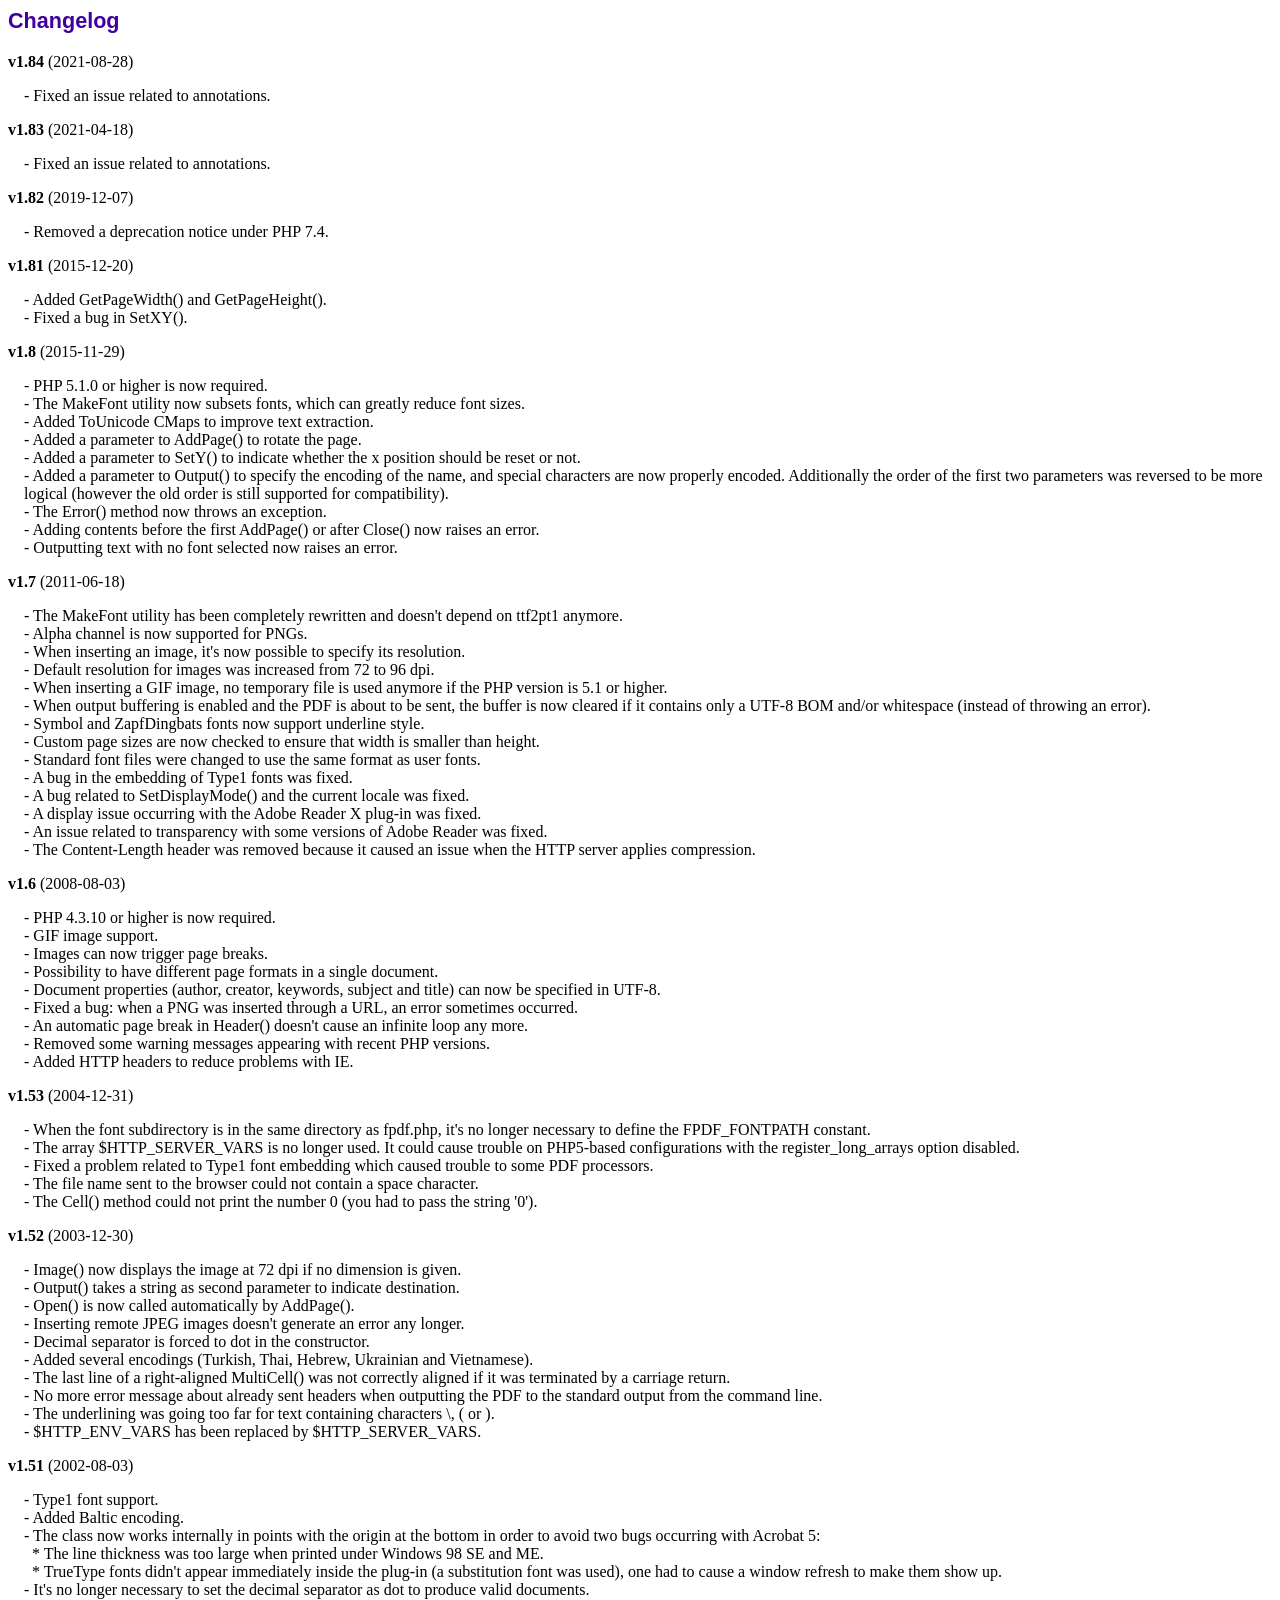
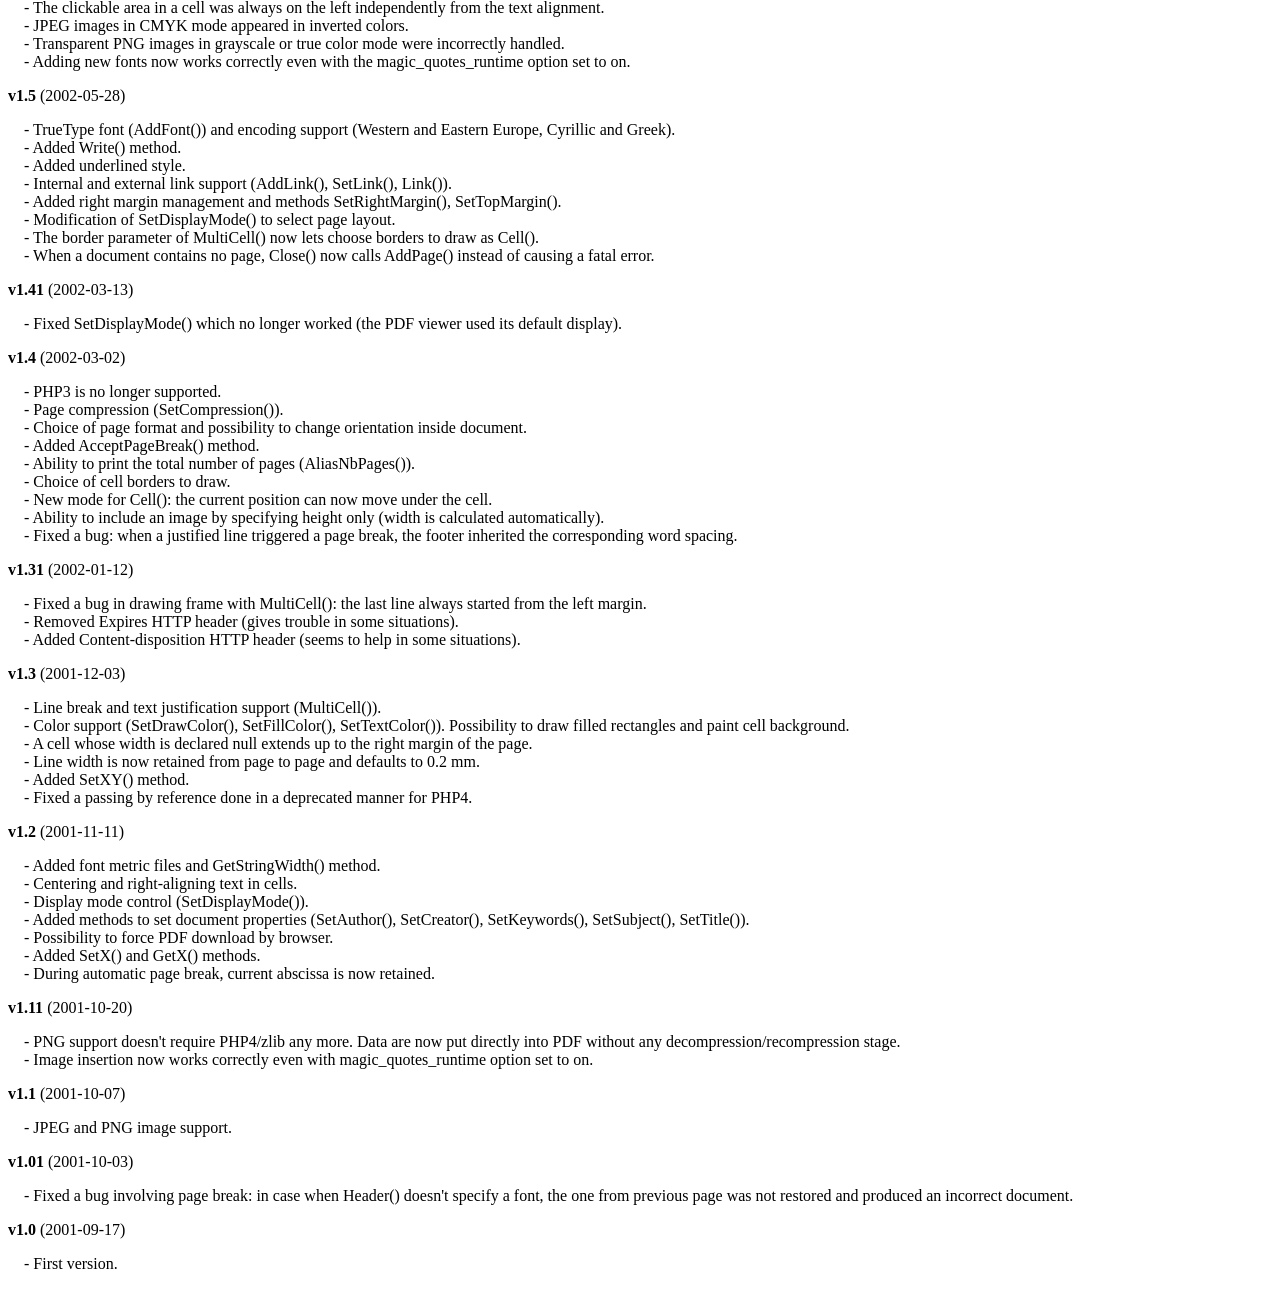
<file: sistema/usuario/pdf/fpdf/changelog.htm>
<!DOCTYPE html PUBLIC "-//W3C//DTD HTML 4.01 Transitional//EN">
<html>
<head>
<meta http-equiv="Content-Type" content="text/html; charset=ISO-8859-1">
<title>Changelog</title>
<link type="text/css" rel="stylesheet" href="fpdf.css">
<style type="text/css">
dd {margin:1em 0 1em 1em}
</style>
</head>
<body>
<h1>Changelog</h1>
<dl>
<dt><strong>v1.84</strong> (2021-08-28)</dt>
<dd>
- Fixed an issue related to annotations.<br>
</dd>
<dt><strong>v1.83</strong> (2021-04-18)</dt>
<dd>
- Fixed an issue related to annotations.<br>
</dd>
<dt><strong>v1.82</strong> (2019-12-07)</dt>
<dd>
- Removed a deprecation notice under PHP 7.4.<br>
</dd>
<dt><strong>v1.81</strong> (2015-12-20)</dt>
<dd>
- Added GetPageWidth() and GetPageHeight().<br>
- Fixed a bug in SetXY().<br>
</dd>
<dt><strong>v1.8</strong> (2015-11-29)</dt>
<dd>
- PHP 5.1.0 or higher is now required.<br>
- The MakeFont utility now subsets fonts, which can greatly reduce font sizes.<br>
- Added ToUnicode CMaps to improve text extraction.<br>
- Added a parameter to AddPage() to rotate the page.<br>
- Added a parameter to SetY() to indicate whether the x position should be reset or not.<br>
- Added a parameter to Output() to specify the encoding of the name, and special characters are now properly encoded. Additionally the order of the first two parameters was reversed to be more logical (however the old order is still supported for compatibility).<br>
- The Error() method now throws an exception.<br>
- Adding contents before the first AddPage() or after Close() now raises an error.<br>
- Outputting text with no font selected now raises an error.<br>
</dd>
<dt><strong>v1.7</strong> (2011-06-18)</dt>
<dd>
- The MakeFont utility has been completely rewritten and doesn't depend on ttf2pt1 anymore.<br>
- Alpha channel is now supported for PNGs.<br>
- When inserting an image, it's now possible to specify its resolution.<br>
- Default resolution for images was increased from 72 to 96 dpi.<br>
- When inserting a GIF image, no temporary file is used anymore if the PHP version is 5.1 or higher.<br>
- When output buffering is enabled and the PDF is about to be sent, the buffer is now cleared if it contains only a UTF-8 BOM and/or whitespace (instead of throwing an error).<br>
- Symbol and ZapfDingbats fonts now support underline style.<br>
- Custom page sizes are now checked to ensure that width is smaller than height.<br>
- Standard font files were changed to use the same format as user fonts.<br>
- A bug in the embedding of Type1 fonts was fixed.<br>
- A bug related to SetDisplayMode() and the current locale was fixed.<br>
- A display issue occurring with the Adobe Reader X plug-in was fixed.<br>
- An issue related to transparency with some versions of Adobe Reader was fixed.<br>
- The Content-Length header was removed because it caused an issue when the HTTP server applies compression.<br>
</dd>
<dt><strong>v1.6</strong> (2008-08-03)</dt>
<dd>
- PHP 4.3.10 or higher is now required.<br>
- GIF image support.<br>
- Images can now trigger page breaks.<br>
- Possibility to have different page formats in a single document.<br>
- Document properties (author, creator, keywords, subject and title) can now be specified in UTF-8.<br>
- Fixed a bug: when a PNG was inserted through a URL, an error sometimes occurred.<br>
- An automatic page break in Header() doesn't cause an infinite loop any more.<br>
- Removed some warning messages appearing with recent PHP versions.<br>
- Added HTTP headers to reduce problems with IE.<br>
</dd>
<dt><strong>v1.53</strong> (2004-12-31)</dt>
<dd>
- When the font subdirectory is in the same directory as fpdf.php, it's no longer necessary to define the FPDF_FONTPATH constant.<br>
- The array $HTTP_SERVER_VARS is no longer used. It could cause trouble on PHP5-based configurations with the register_long_arrays option disabled.<br>
- Fixed a problem related to Type1 font embedding which caused trouble to some PDF processors.<br>
- The file name sent to the browser could not contain a space character.<br>
- The Cell() method could not print the number 0 (you had to pass the string '0').<br>
</dd>
<dt><strong>v1.52</strong> (2003-12-30)</dt>
<dd>
- Image() now displays the image at 72 dpi if no dimension is given.<br>
- Output() takes a string as second parameter to indicate destination.<br>
- Open() is now called automatically by AddPage().<br>
- Inserting remote JPEG images doesn't generate an error any longer.<br>
- Decimal separator is forced to dot in the constructor.<br>
- Added several encodings (Turkish, Thai, Hebrew, Ukrainian and Vietnamese).<br>
- The last line of a right-aligned MultiCell() was not correctly aligned if it was terminated by a carriage return.<br>
- No more error message about already sent headers when outputting the PDF to the standard output from the command line.<br>
- The underlining was going too far for text containing characters \, ( or ).<br>
- $HTTP_ENV_VARS has been replaced by $HTTP_SERVER_VARS.<br>
</dd>
<dt><strong>v1.51</strong> (2002-08-03)</dt>
<dd>
- Type1 font support.<br>
- Added Baltic encoding.<br>
- The class now works internally in points with the origin at the bottom in order to avoid two bugs occurring with Acrobat 5:<br>&nbsp;&nbsp;* The line thickness was too large when printed under Windows 98 SE and ME.<br>&nbsp;&nbsp;* TrueType fonts didn't appear immediately inside the plug-in (a substitution font was used), one had to cause a window refresh to make them show up.<br>
- It's no longer necessary to set the decimal separator as dot to produce valid documents.<br>
- The clickable area in a cell was always on the left independently from the text alignment.<br>
- JPEG images in CMYK mode appeared in inverted colors.<br>
- Transparent PNG images in grayscale or true color mode were incorrectly handled.<br>
- Adding new fonts now works correctly even with the magic_quotes_runtime option set to on.<br>
</dd>
<dt><strong>v1.5</strong> (2002-05-28)</dt>
<dd>
- TrueType font (AddFont()) and encoding support (Western and Eastern Europe, Cyrillic and Greek).<br>
- Added Write() method.<br>
- Added underlined style.<br>
- Internal and external link support (AddLink(), SetLink(), Link()).<br>
- Added right margin management and methods SetRightMargin(), SetTopMargin().<br>
- Modification of SetDisplayMode() to select page layout.<br>
- The border parameter of MultiCell() now lets choose borders to draw as Cell().<br>
- When a document contains no page, Close() now calls AddPage() instead of causing a fatal error.<br>
</dd>
<dt><strong>v1.41</strong> (2002-03-13)</dt>
<dd>
- Fixed SetDisplayMode() which no longer worked (the PDF viewer used its default display).<br>
</dd>
<dt><strong>v1.4</strong> (2002-03-02)</dt>
<dd>
- PHP3 is no longer supported.<br>
- Page compression (SetCompression()).<br>
- Choice of page format and possibility to change orientation inside document.<br>
- Added AcceptPageBreak() method.<br>
- Ability to print the total number of pages (AliasNbPages()).<br>
- Choice of cell borders to draw.<br>
- New mode for Cell(): the current position can now move under the cell.<br>
- Ability to include an image by specifying height only (width is calculated automatically).<br>
- Fixed a bug: when a justified line triggered a page break, the footer inherited the corresponding word spacing.<br>
</dd>
<dt><strong>v1.31</strong> (2002-01-12)</dt>
<dd>
- Fixed a bug in drawing frame with MultiCell(): the last line always started from the left margin.<br>
- Removed Expires HTTP header (gives trouble in some situations).<br>
- Added Content-disposition HTTP header (seems to help in some situations).<br>
</dd>
<dt><strong>v1.3</strong> (2001-12-03)</dt>
<dd>
- Line break and text justification support (MultiCell()).<br>
- Color support (SetDrawColor(), SetFillColor(), SetTextColor()). Possibility to draw filled rectangles and paint cell background.<br>
- A cell whose width is declared null extends up to the right margin of the page.<br>
- Line width is now retained from page to page and defaults to 0.2 mm.<br>
- Added SetXY() method.<br>
- Fixed a passing by reference done in a deprecated manner for PHP4.<br>
</dd>
<dt><strong>v1.2</strong> (2001-11-11)</dt>
<dd>
- Added font metric files and GetStringWidth() method.<br>
- Centering and right-aligning text in cells.<br>
- Display mode control (SetDisplayMode()).<br>
- Added methods to set document properties (SetAuthor(), SetCreator(), SetKeywords(), SetSubject(), SetTitle()).<br>
- Possibility to force PDF download by browser.<br>
- Added SetX() and GetX() methods.<br>
- During automatic page break, current abscissa is now retained.<br>
</dd>
<dt><strong>v1.11</strong> (2001-10-20)</dt>
<dd>
- PNG support doesn't require PHP4/zlib any more. Data are now put directly into PDF without any decompression/recompression stage.<br>
- Image insertion now works correctly even with magic_quotes_runtime option set to on.<br>
</dd>
<dt><strong>v1.1</strong> (2001-10-07)</dt>
<dd>
- JPEG and PNG image support.<br>
</dd>
<dt><strong>v1.01</strong> (2001-10-03)</dt>
<dd>
- Fixed a bug involving page break: in case when Header() doesn't specify a font, the one from previous page was not restored and produced an incorrect document.<br>
</dd>
<dt><strong>v1.0</strong> (2001-09-17)</dt>
<dd>
- First version.<br>
</dd>
</dl>
</body>
</html>
</file>
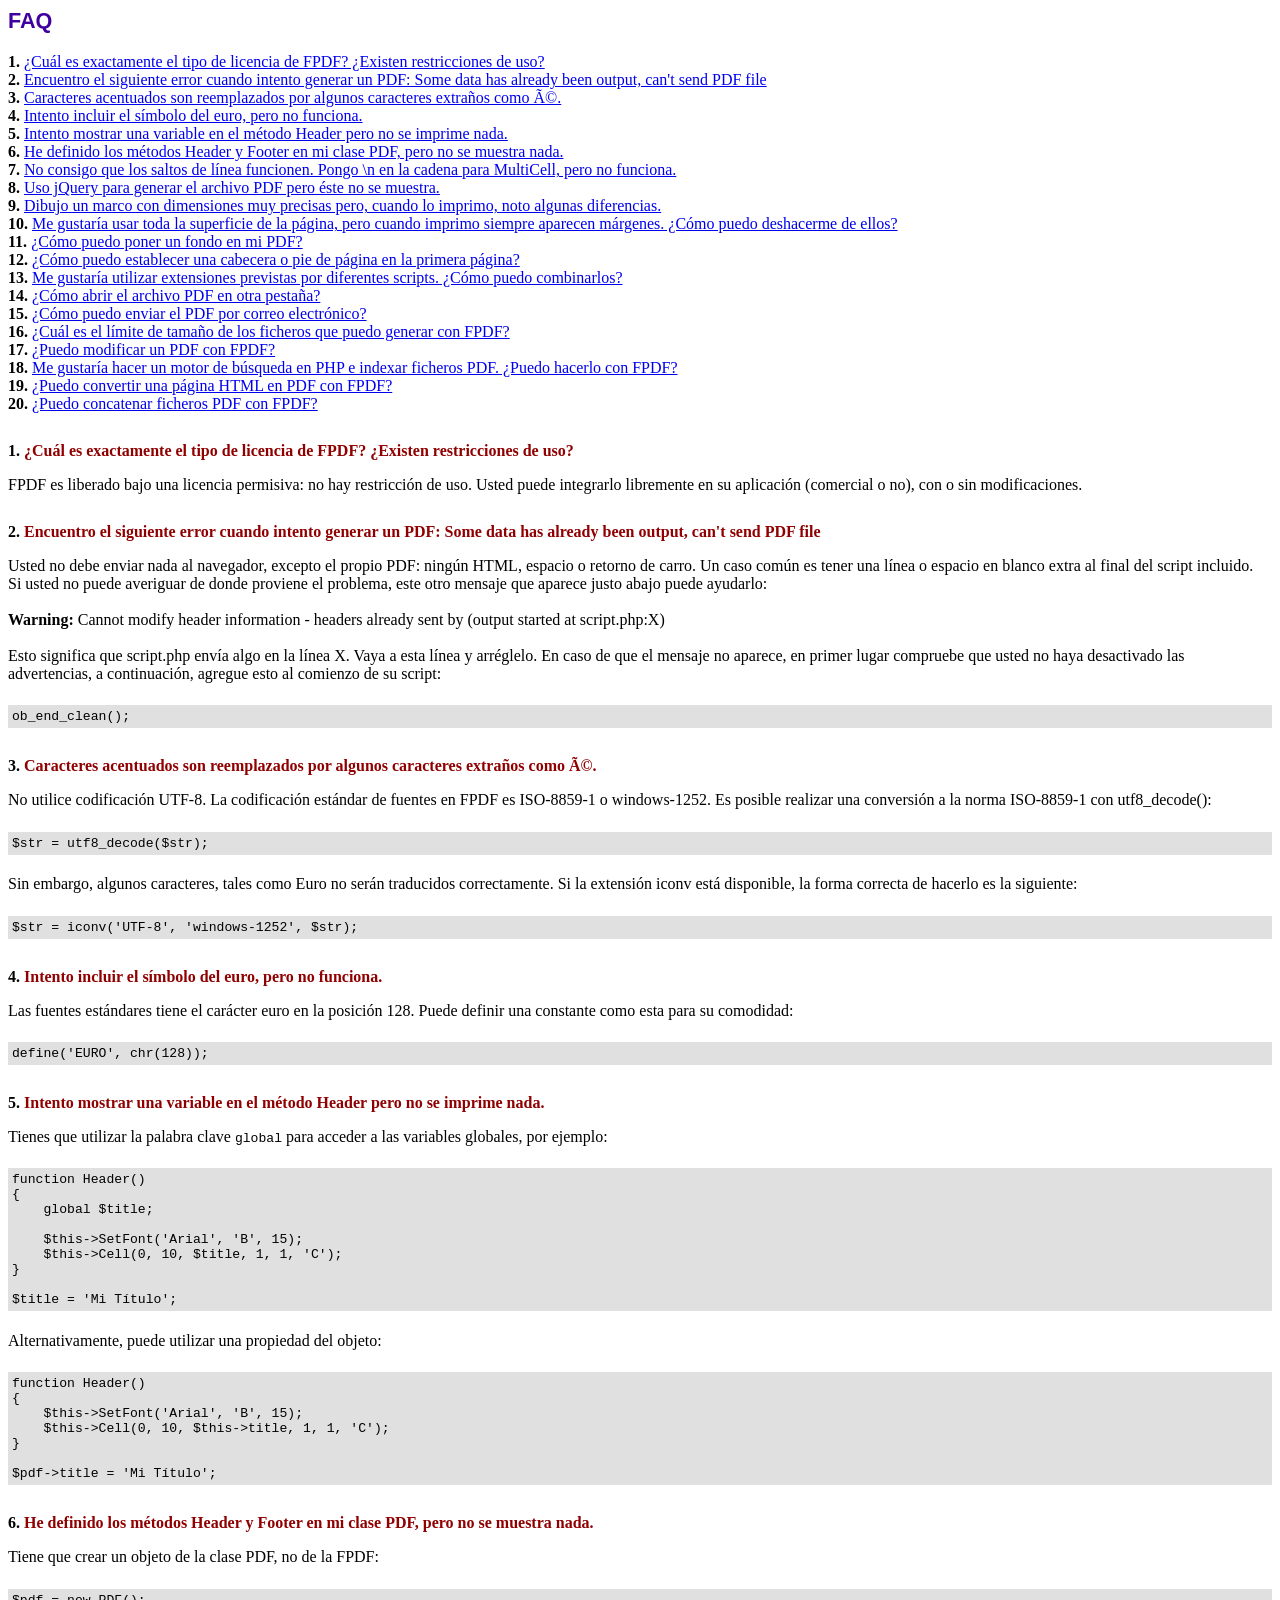
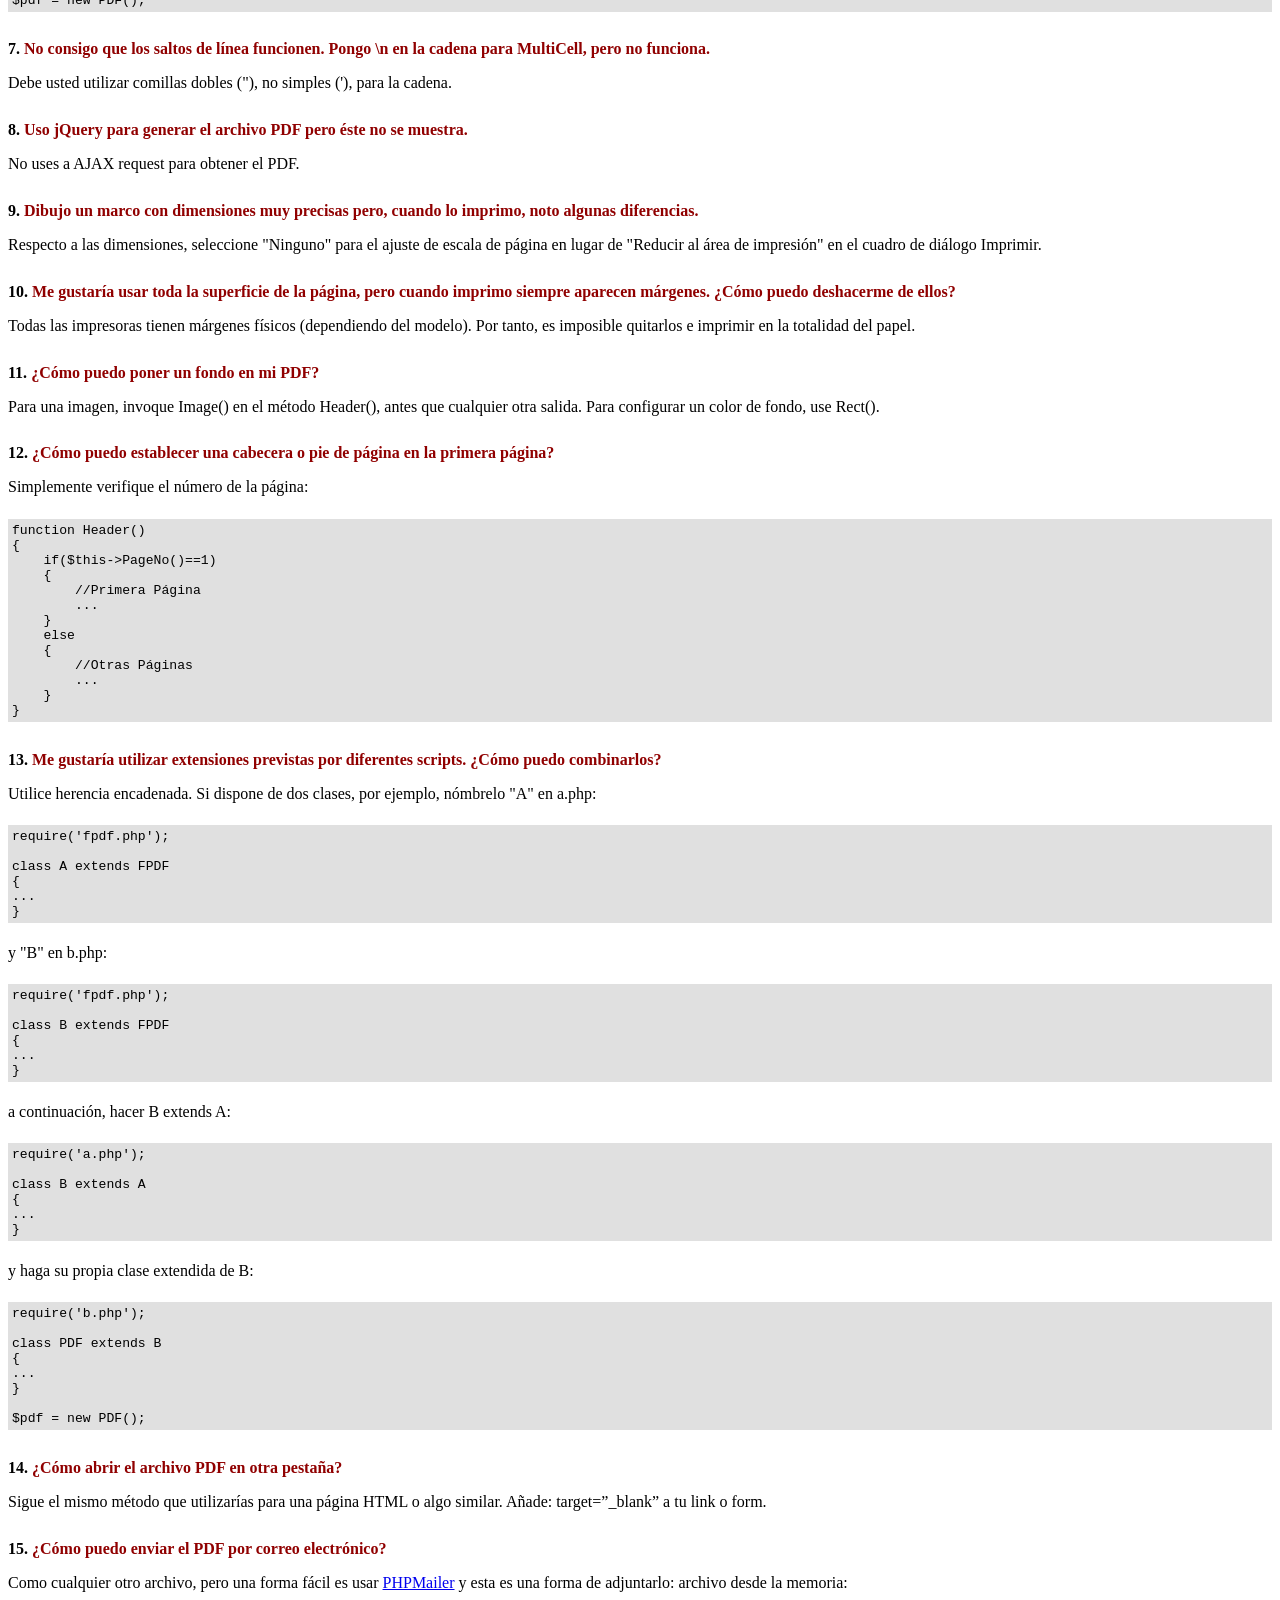
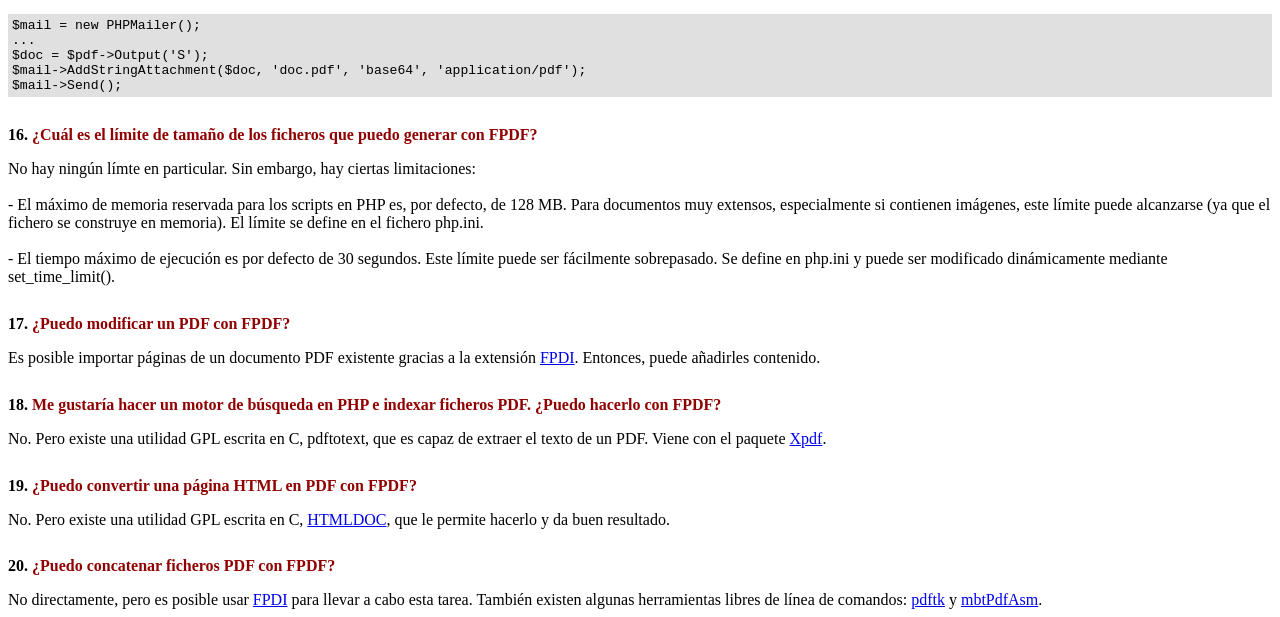
<file: sistema/usuario/pdf/fpdf/FAQ.htm>
<!DOCTYPE html PUBLIC "-//W3C//DTD HTML 4.01 Transitional//EN">
<html>
<head>
<meta http-equiv="Content-Type" content="text/html; charset=ISO-8859-1">
<title>FAQ</title>
<link type="text/css" rel="stylesheet" href="fpdf.css">
<style type="text/css">
ul {list-style-type:none; margin:0; padding:0}
ul#answers li {margin-top:1.8em}
.question {font-weight:bold; color:#900000}
</style>
</head>
<body>
<h1>FAQ</h1>
<ul>
<li><b>1.</b> <a href='#q1'>�Cu�l es exactamente el tipo de licencia de FPDF? �Existen restricciones de uso?</a></li>
<li><b>2.</b> <a href='#q2'>Encuentro el siguiente error cuando intento generar un PDF: Some data has already been output, can't send PDF file</a></li>
<li><b>3.</b> <a href='#q3'>Caracteres acentuados son reemplazados por algunos caracteres extra�os como é.</a></li>
<li><b>4.</b> <a href='#q4'>Intento incluir el s�mbolo del euro, pero no funciona.</a></li>
<li><b>5.</b> <a href='#q5'>Intento mostrar una variable en el m�todo Header pero no se imprime nada.</a></li>
<li><b>6.</b> <a href='#q6'>He definido los m�todos Header y Footer en mi clase PDF, pero no se muestra nada.</a></li>
<li><b>7.</b> <a href='#q7'>No consigo que los saltos de l�nea funcionen. Pongo \n en la cadena para MultiCell, pero no funciona.</a></li>
<li><b>8.</b> <a href='#q8'>Uso jQuery para generar el archivo PDF pero �ste no se muestra.</a></li>
<li><b>9.</b> <a href='#q9'>Dibujo un marco con dimensiones muy precisas pero, cuando lo imprimo, noto algunas diferencias.</a></li>
<li><b>10.</b> <a href='#q10'>Me gustar�a usar toda la superficie de la p�gina, pero cuando imprimo siempre aparecen m�rgenes. �C�mo puedo deshacerme de ellos?</a></li>
<li><b>11.</b> <a href='#q11'>�C�mo puedo poner un fondo en mi PDF?</a></li>
<li><b>12.</b> <a href='#q12'>�C�mo puedo establecer una cabecera o pie de p�gina en la primera p�gina?</a></li>
<li><b>13.</b> <a href='#q13'>Me gustar�a utilizar extensiones previstas por diferentes scripts. �C�mo puedo combinarlos?</a></li>
<li><b>14.</b> <a href='#q14'>�C�mo abrir el archivo PDF en otra pesta�a?</a></li>
<li><b>15.</b> <a href='#q15'>�C�mo puedo enviar el PDF por correo electr�nico?</a></li>
<li><b>16.</b> <a href='#q16'>�Cu�l es el l�mite de tama�o de los ficheros que puedo generar con FPDF?</a></li>
<li><b>17.</b> <a href='#q17'>�Puedo modificar un PDF con FPDF?</a></li>
<li><b>18.</b> <a href='#q18'>Me gustar�a hacer un motor de b�squeda en PHP e indexar ficheros PDF. �Puedo hacerlo con FPDF?</a></li>
<li><b>19.</b> <a href='#q19'>�Puedo convertir una p�gina HTML en PDF con FPDF?</a></li>
<li><b>20.</b> <a href='#q20'>�Puedo concatenar ficheros PDF con FPDF?</a></li>
</ul>

<ul id='answers'>
<li id='q1'>
<p><b>1.</b> <span class='question'>�Cu�l es exactamente el tipo de licencia de FPDF? �Existen restricciones de uso?</span></p>
FPDF es liberado bajo una licencia permisiva: no hay restricci�n de uso. Usted puede integrarlo
libremente en su aplicaci�n (comercial o no), con o sin modificaciones.
</li>

<li id='q2'>
<p><b>2.</b> <span class='question'>Encuentro el siguiente error cuando intento generar un PDF: Some data has already been output, can't send PDF file</span></p>
Usted no debe enviar nada al navegador, excepto el propio PDF: ning�n HTML, espacio o retorno de carro. Un caso com�n
es tener una l�nea o espacio en blanco extra al final del script incluido.<br>
Si usted no puede averiguar de donde proviene el problema, este otro mensaje que aparece justo abajo puede ayudarlo:<br>
<br>
<b>Warning:</b> Cannot modify header information - headers already sent by (output started at script.php:X)<br>
<br>
Esto significa que script.php env�a algo en la l�nea X. Vaya a esta l�nea y arr�glelo.
En caso de que el mensaje no aparece, en primer lugar compruebe que usted no haya desactivado las advertencias, a continuaci�n, agregue esto
al comienzo de su script:
<div class="doc-source">
<pre><code>ob_end_clean();</code></pre>
</div>
</li>

<li id='q3'>
<p><b>3.</b> <span class='question'>Caracteres acentuados son reemplazados por algunos caracteres extra�os como é.</span></p>
No utilice codificaci�n UTF-8. La codificaci�n est�ndar de fuentes en FPDF es ISO-8859-1 o windows-1252.
Es posible realizar una conversi�n a la norma ISO-8859-1 con utf8_decode():
<div class="doc-source">
<pre><code>$str = utf8_decode($str);</code></pre>
</div>
Sin embargo, algunos caracteres, tales como Euro no ser�n traducidos correctamente. Si la extensi�n iconv est� disponible, la
forma correcta de hacerlo es la siguiente:
<div class="doc-source">
<pre><code>$str = iconv('UTF-8', 'windows-1252', $str);</code></pre>
</div>
</li>

<li id='q4'>
<p><b>4.</b> <span class='question'>Intento incluir el s�mbolo del euro, pero no funciona.</span></p>
Las fuentes est�ndares tiene el car�cter euro en la posici�n 128. Puede definir una constante
como esta para su comodidad:
<div class="doc-source">
<pre><code>define('EURO', chr(128));</code></pre>
</div>
</li>

<li id='q5'>
<p><b>5.</b> <span class='question'>Intento mostrar una variable en el m�todo Header pero no se imprime nada.</span></p>
Tienes que utilizar la palabra clave <code>global</code> para acceder a las variables globales, por ejemplo:
<div class="doc-source">
<pre><code>function Header()
{
    global $title;

    $this-&gt;SetFont('Arial', 'B', 15);
    $this-&gt;Cell(0, 10, $title, 1, 1, 'C');
}

$title = 'Mi T�tulo';</code></pre>
</div>
Alternativamente, puede utilizar una propiedad del objeto:
<div class="doc-source">
<pre><code>function Header()
{
    $this-&gt;SetFont('Arial', 'B', 15);
    $this-&gt;Cell(0, 10, $this-&gt;title, 1, 1, 'C');
}

$pdf-&gt;title = 'Mi T�tulo';</code></pre>
</div>
</li>

<li id='q6'>
<p><b>6.</b> <span class='question'>He definido los m�todos Header y Footer en mi clase PDF, pero no se muestra nada.</span></p>
Tiene que crear un objeto de la clase PDF, no de la FPDF:
<div class="doc-source">
<pre><code>$pdf = new PDF();</code></pre>
</div>
</li>

<li id='q7'>
<p><b>7.</b> <span class='question'>No consigo que los saltos de l�nea funcionen. Pongo \n en la cadena para MultiCell, pero no funciona.</span></p>
Debe usted utilizar comillas dobles ("), no simples ('), para la cadena.
</li>

<li id='q8'>
<p><b>8.</b> <span class='question'>Uso jQuery para generar el archivo PDF pero �ste no se muestra.</span></p>
No uses a AJAX request para obtener el PDF.
</li>

<li id='q9'>
<p><b>9.</b> <span class='question'>Dibujo un marco con dimensiones muy precisas pero, cuando lo imprimo, noto algunas diferencias.</span></p>
Respecto a las dimensiones, seleccione "Ninguno" para el ajuste de escala de p�gina en lugar de "Reducir al �rea de impresi�n" en el cuadro de di�logo Imprimir.
</li>

<li id='q10'>
<p><b>10.</b> <span class='question'>Me gustar�a usar toda la superficie de la p�gina, pero cuando imprimo siempre aparecen m�rgenes. �C�mo puedo deshacerme de ellos?</span></p>
Todas las impresoras tienen m�rgenes f�sicos (dependiendo del modelo). Por tanto, es imposible quitarlos
e imprimir en la totalidad del papel.
</li>

<li id='q11'>
<p><b>11.</b> <span class='question'>�C�mo puedo poner un fondo en mi PDF?</span></p>
Para una imagen, invoque Image() en el m�todo Header(), antes que cualquier otra salida. Para configurar un color de fondo, use Rect().
</li>

<li id='q12'>
<p><b>12.</b> <span class='question'>�C�mo puedo establecer una cabecera o pie de p�gina en la primera p�gina?</span></p>
Simplemente verifique el n�mero de la p�gina:
<div class="doc-source">
<pre><code>function Header()
{
    if($this-&gt;PageNo()==1)
    {
        //Primera P�gina
        ...
    }
    else
    {
        //Otras P�ginas
        ...
    }
}</code></pre>
</div>
</li>

<li id='q13'>
<p><b>13.</b> <span class='question'>Me gustar�a utilizar extensiones previstas por diferentes scripts. �C�mo puedo combinarlos?</span></p>
Utilice herencia encadenada. Si dispone de dos clases, por ejemplo, n�mbrelo "A" en a.php:
<div class="doc-source">
<pre><code>require('fpdf.php');

class A extends FPDF
{
...
}</code></pre>
</div>
y "B" en b.php:
<div class="doc-source">
<pre><code>require('fpdf.php');

class B extends FPDF
{
...
}</code></pre>
</div>
a continuaci�n, hacer B extends A:
<div class="doc-source">
<pre><code>require('a.php');

class B extends A
{
...
}</code></pre>
</div>
y haga su propia clase extendida de B:
<div class="doc-source">
<pre><code>require('b.php');

class PDF extends B
{
...
}

$pdf = new PDF();</code></pre>
</div>
</li>

<li id='q14'>
<p><b>14.</b> <span class='question'>�C�mo abrir el archivo PDF en otra pesta�a?</span></p>
Sigue el mismo m�todo que utilizar�as para una p�gina HTML o algo similar.
A�ade: target=�_blank� a tu link o form.
</li>

<li id='q15'>
<p><b>15.</b> <span class='question'>�C�mo puedo enviar el PDF por correo electr�nico?</span></p>
Como cualquier otro archivo, pero una forma f�cil es usar <a href="https://github.com/PHPMailer/PHPMailer" target="_blank">PHPMailer</a>
y esta es una forma de adjuntarlo: archivo desde la memoria:
<div class="doc-source">
<pre><code>$mail = new PHPMailer();
...
$doc = $pdf-&gt;Output('S');
$mail-&gt;AddStringAttachment($doc, 'doc.pdf', 'base64', 'application/pdf');
$mail-&gt;Send();</code></pre>
</div>
</li>

<li id='q16'>
<p><b>16.</b> <span class='question'>�Cu�l es el l�mite de tama�o de los ficheros que puedo generar con FPDF?</span></p>
No hay ning�n l�mte en particular. Sin embargo, hay ciertas limitaciones:
<br>
<br>
- El m�ximo de memoria reservada para los scripts en PHP es, por defecto, de 128 MB. Para documentos
muy extensos, especialmente si contienen im�genes, este l�mite puede alcanzarse (ya que el fichero
se construye en memoria). El l�mite se define en el fichero php.ini.
<br>
<br>
- El tiempo m�ximo de ejecuci�n es por defecto de 30 segundos. Este l�mite puede ser f�cilmente
sobrepasado. Se define en php.ini y puede ser modificado din�micamente mediante set_time_limit().
</li>

<li id='q17'>
<p><b>17.</b> <span class='question'>�Puedo modificar un PDF con FPDF?</span></p>
Es posible importar p�ginas de un documento PDF existente gracias a la extensi�n
<a href="https://www.setasign.com/products/fpdi/about/" target="_blank">FPDI</a>.
Entonces, puede a�adirles contenido.
</li>

<li id='q18'>
<p><b>18.</b> <span class='question'>Me gustar�a hacer un motor de b�squeda en PHP e indexar ficheros PDF. �Puedo hacerlo con FPDF?</span></p>
No. Pero existe una utilidad GPL escrita en C, pdftotext, que es capaz de extraer el texto de
un PDF. Viene con el paquete <a href="https://www.xpdfreader.com" target="_blank">Xpdf</a>.
</li>

<li id='q19'>
<p><b>19.</b> <span class='question'>�Puedo convertir una p�gina HTML en PDF con FPDF?</span></p>
No. Pero existe una utilidad GPL escrita en C, <a href="https://www.msweet.org/htmldoc/" target="_blank">HTMLDOC</a>,
que le permite hacerlo y da buen resultado.
</li>

<li id='q20'>
<p><b>20.</b> <span class='question'>�Puedo concatenar ficheros PDF con FPDF?</span></p>
No directamente, pero es posible usar <a href="https://www.setasign.com/products/fpdi/demos/concatenate-fake/" target="_blank">FPDI</a>
para llevar a cabo esta tarea. Tambi�n existen algunas herramientas libres de l�nea de comandos:
<a href="https://www.pdflabs.com/tools/pdftk-the-pdf-toolkit/" target="_blank">pdftk</a> y
<a href="http://thierry.schmit.free.fr/spip/spip.php?article15" target="_blank">mbtPdfAsm</a>.
</li>
</ul>
</body>
</html>
</file>
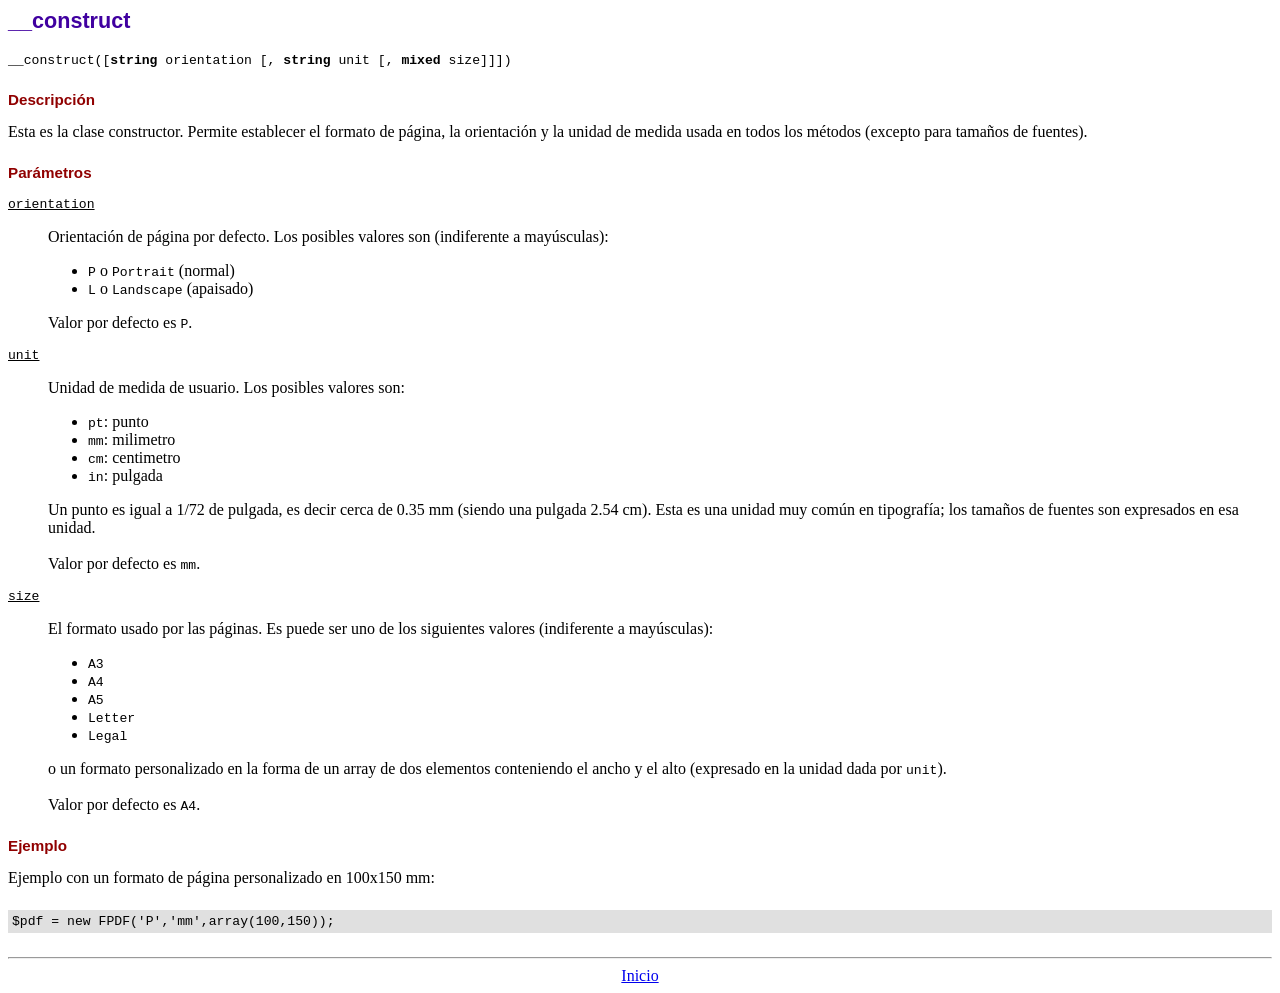
<file: sistema/usuario/pdf/fpdf/doc/__construct.htm>
<!DOCTYPE html PUBLIC "-//W3C//DTD HTML 4.01 Transitional//EN">
<html>
<head>
<meta http-equiv="Content-Type" content="text/html; charset=ISO-8859-1">
<title>__construct</title>
<link type="text/css" rel="stylesheet" href="../fpdf.css">
</head>
<body>
<h1>__construct</h1>
<code>__construct([<b>string</b> orientation [, <b>string</b> unit [, <b>mixed</b> size]]])</code>
<h2>Descripci�n</h2>
Esta es la clase constructor. Permite establecer el formato de p�gina, la orientaci�n y la unidad de medida usada en todos los m�todos (excepto para tama�os de fuentes).
<h2>Par�metros</h2>
<dl class="param">
<dt><code>orientation</code></dt>
<dd>
Orientaci�n de p�gina por defecto. Los posibles valores son (indiferente a may�sculas):
<ul>
<li><code>P</code> o <code>Portrait</code> (normal)
<li><code>L</code> o <code>Landscape</code> (apaisado)
</ul>
Valor por defecto es <code>P</code>.
</dd>
<dt><code>unit</code></dt>
<dd>
Unidad de medida de usuario. Los posibles valores son:
<ul>
<li><code>pt</code>: punto
<li><code>mm</code>: milimetro
<li><code>cm</code>: centimetro
<li><code>in</code>: pulgada
</ul>
Un punto es igual a 1/72 de pulgada, es decir cerca de 0.35 mm (siendo una pulgada 2.54 cm). Esta es una unidad muy com�n en tipograf�a; los tama�os de fuentes son expresados en esa unidad.
<br>
<br>
Valor por defecto es <code>mm</code>.
</dd>
<dt><code>size</code></dt>
<dd>
El formato usado por las p�ginas. Es puede ser uno de los siguientes valores (indiferente a may�sculas):
<ul>
<li><code>A3</code>
<li><code>A4</code>
<li><code>A5</code>
<li><code>Letter</code>
<li><code>Legal</code>
</ul>
o un formato personalizado en la forma de un array de dos elementos conteniendo el ancho y el alto (expresado en la unidad dada por <code>unit</code>).
<br>
<br>
Valor por defecto es <code>A4</code>.
</dd>
</dl>
<h2>Ejemplo</h2>
Ejemplo con un formato de p�gina personalizado en 100x150 mm:
<div class="doc-source">
<pre><code>$pdf = new FPDF('P','mm',array(100,150));</code></pre>
</div>
<hr style="margin-top:1.5em">
<div style="text-align:center"><a href="index.htm">Inicio</a></div>
</body>
</html>
</file>
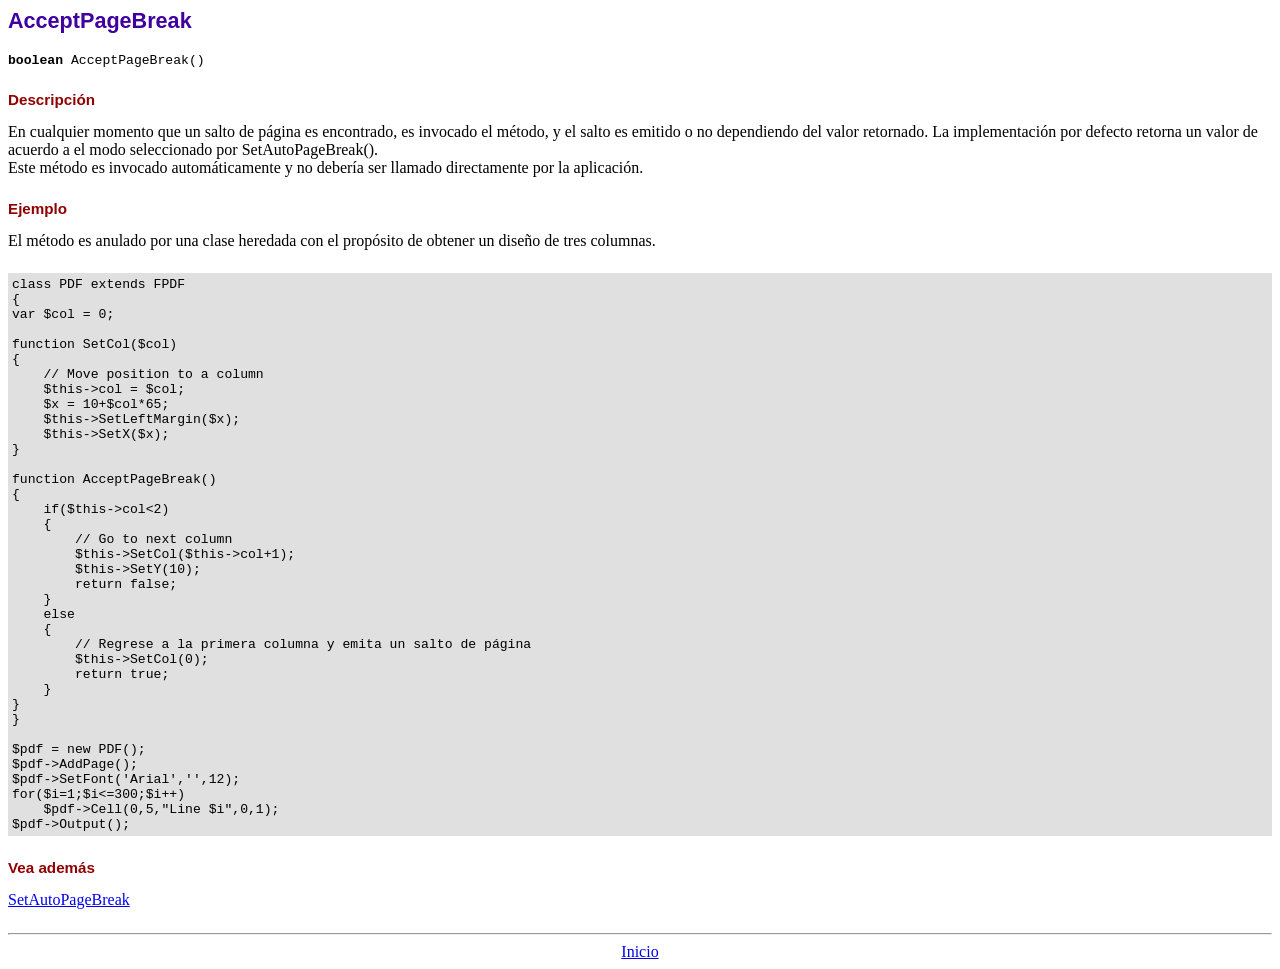
<file: sistema/usuario/pdf/fpdf/doc/acceptpagebreak.htm>
<!DOCTYPE html PUBLIC "-//W3C//DTD HTML 4.01 Transitional//EN">
<html>
<head>
<meta http-equiv="Content-Type" content="text/html; charset=ISO-8859-1">
<title>AcceptPageBreak</title>
<link type="text/css" rel="stylesheet" href="../fpdf.css">
</head>
<body>
<h1>AcceptPageBreak</h1>
<code><b>boolean</b> AcceptPageBreak()</code>
<h2>Descripci�n</h2>
En cualquier momento que un salto de p�gina es encontrado, es invocado el m�todo, y el salto es emitido o no dependiendo
del valor retornado. La implementaci�n por defecto retorna un valor de acuerdo a el modo seleccionado por SetAutoPageBreak().
<br>
Este m�todo es invocado autom�ticamente y no deber�a ser llamado directamente por la aplicaci�n.
<h2>Ejemplo</h2>
El m�todo es anulado por una clase heredada con el prop�sito de obtener un dise�o de tres columnas.
<div class="doc-source">
<pre><code>class PDF extends FPDF
{
var $col = 0;

function SetCol($col)
{
    // Move position to a column
    $this-&gt;col = $col;
    $x = 10+$col*65;
    $this-&gt;SetLeftMargin($x);
    $this-&gt;SetX($x);
}

function AcceptPageBreak()
{
    if($this-&gt;col&lt;2)
    {
        // Go to next column
        $this-&gt;SetCol($this-&gt;col+1);
        $this-&gt;SetY(10);
        return false;
    }
    else
    {
        // Regrese a la primera columna y emita un salto de p�gina
        $this-&gt;SetCol(0);
        return true;
    }
}
}

$pdf = new PDF();
$pdf-&gt;AddPage();
$pdf-&gt;SetFont('Arial','',12);
for($i=1;$i&lt;=300;$i++)
    $pdf-&gt;Cell(0,5,"Line $i",0,1);
$pdf-&gt;Output();</code></pre>
</div>
<h2>Vea adem�s</h2>
<a href="setautopagebreak.htm">SetAutoPageBreak</a>
<hr style="margin-top:1.5em">
<div style="text-align:center"><a href="index.htm">Inicio</a></div>
</body>
</html>
</file>
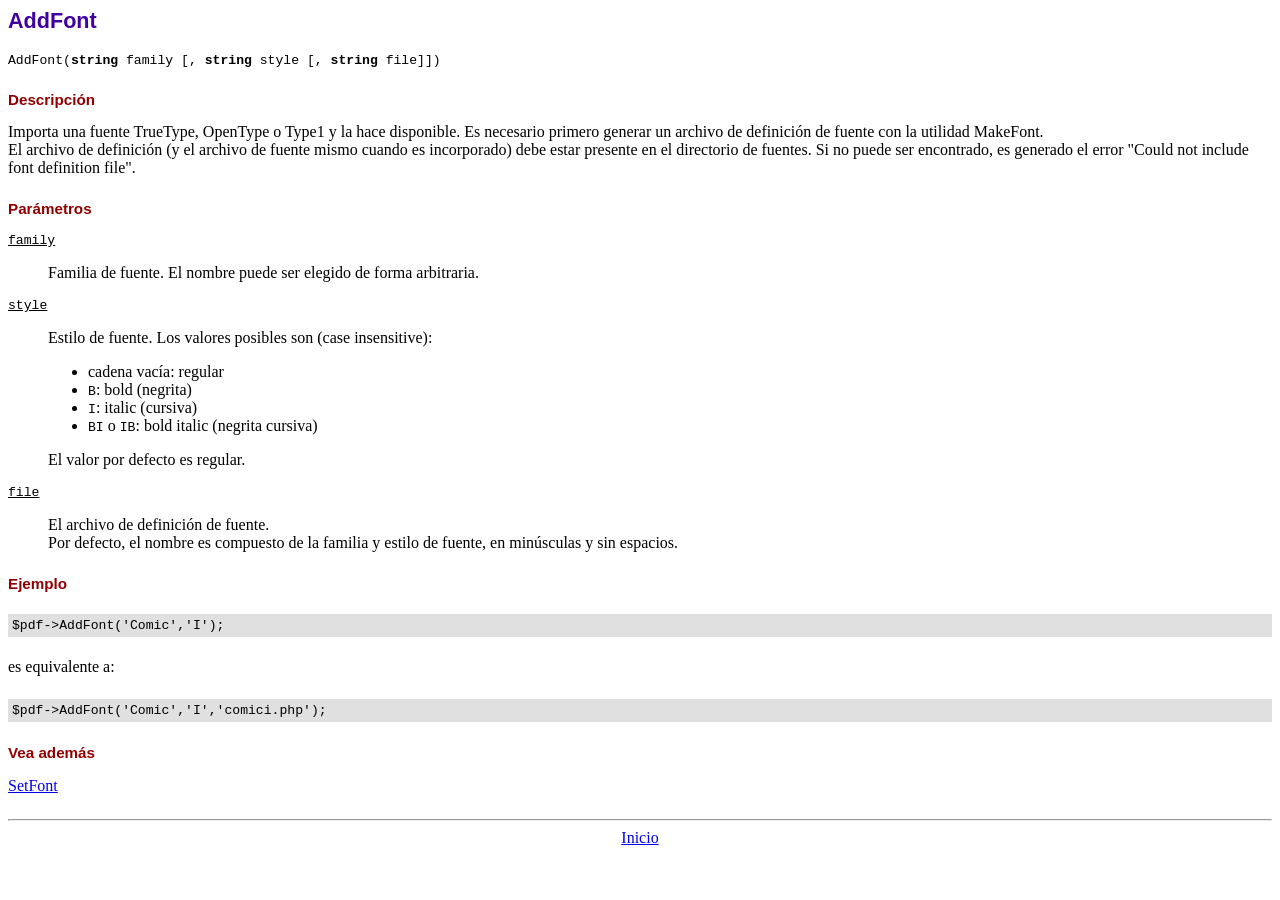
<file: sistema/usuario/pdf/fpdf/doc/addfont.htm>
<!DOCTYPE html PUBLIC "-//W3C//DTD HTML 4.01 Transitional//EN">
<html>
<head>
<meta http-equiv="Content-Type" content="text/html; charset=ISO-8859-1">
<title>AddFont</title>
<link type="text/css" rel="stylesheet" href="../fpdf.css">
</head>
<body>
<h1>AddFont</h1>
<code>AddFont(<b>string</b> family [, <b>string</b> style [, <b>string</b> file]])</code>
<h2>Descripci�n</h2>
Importa una fuente TrueType, OpenType o Type1 y la hace disponible. Es necesario primero generar
un archivo de definici�n de fuente con la utilidad MakeFont.
<br>
El archivo de definici�n (y el archivo de fuente mismo cuando es incorporado) debe estar presente
en el directorio de fuentes. Si no puede ser encontrado, es generado el error "Could not include
font definition file".
<h2>Par�metros</h2>
<dl class="param">
<dt><code>family</code></dt>
<dd>
Familia de fuente. El nombre puede ser elegido de forma arbitraria.
</dd>
<dt><code>style</code></dt>
<dd>
Estilo de fuente. Los valores posibles son (case insensitive):
<ul>
<li>cadena vac�a: regular
<li><code>B</code>: bold (negrita)
<li><code>I</code>: italic (cursiva)
<li><code>BI</code> o <code>IB</code>: bold italic (negrita cursiva)
</ul>
El valor por defecto es regular.
</dd>
<dt><code>file</code></dt>
<dd>
El archivo de definici�n de fuente.
<br>
Por defecto, el nombre es compuesto de la familia y estilo de fuente, en min�sculas y sin espacios.
</dd>
</dl>
<h2>Ejemplo</h2>
<div class="doc-source">
<pre><code>$pdf-&gt;AddFont('Comic','I');</code></pre>
</div>
es equivalente a:
<div class="doc-source">
<pre><code>$pdf-&gt;AddFont('Comic','I','comici.php');</code></pre>
</div>
<h2>Vea adem�s</h2>
<a href="setfont.htm">SetFont</a>
<hr style="margin-top:1.5em">
<div style="text-align:center"><a href="index.htm">Inicio</a></div>
</body>
</html>
</file>
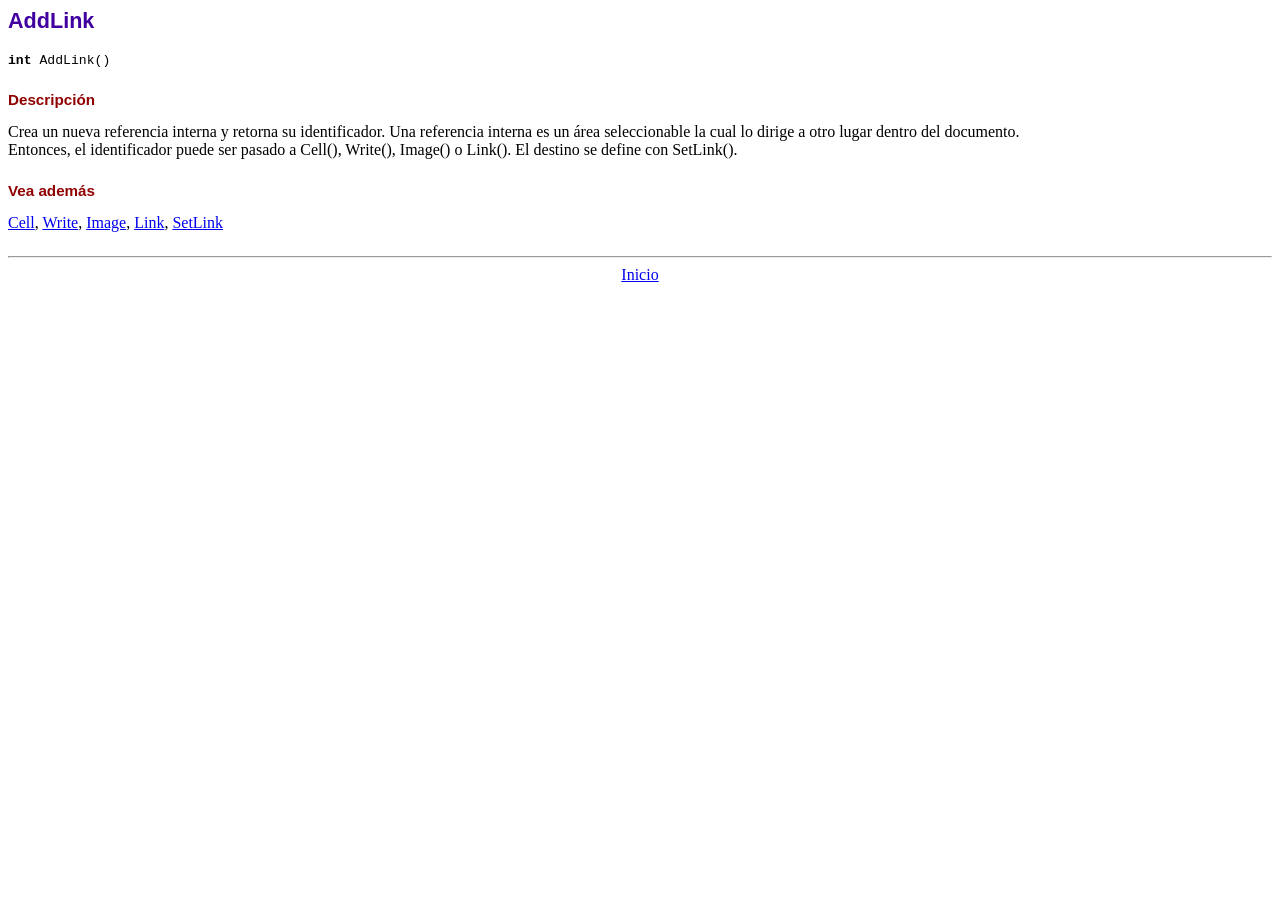
<file: sistema/usuario/pdf/fpdf/doc/addlink.htm>
<!DOCTYPE html PUBLIC "-//W3C//DTD HTML 4.01 Transitional//EN">
<html>
<head>
<meta http-equiv="Content-Type" content="text/html; charset=ISO-8859-1">
<title>AddLink</title>
<link type="text/css" rel="stylesheet" href="../fpdf.css">
</head>
<body>
<h1>AddLink</h1>
<code><b>int</b> AddLink()</code>
<h2>Descripci�n</h2>
Crea un nueva referencia interna y retorna su identificador. Una referencia interna es un �rea seleccionable la cual lo dirige a otro lugar dentro del documento.
<br>
Entonces, el identificador puede ser pasado a Cell(), Write(), Image() o Link(). El destino se define con SetLink().
<h2>Vea adem�s</h2>
<a href="cell.htm">Cell</a>,
<a href="write.htm">Write</a>,
<a href="image.htm">Image</a>,
<a href="link.htm">Link</a>,
<a href="setlink.htm">SetLink</a>
<hr style="margin-top:1.5em">
<div style="text-align:center"><a href="index.htm">Inicio</a></div>
</body>
</html>
</file>
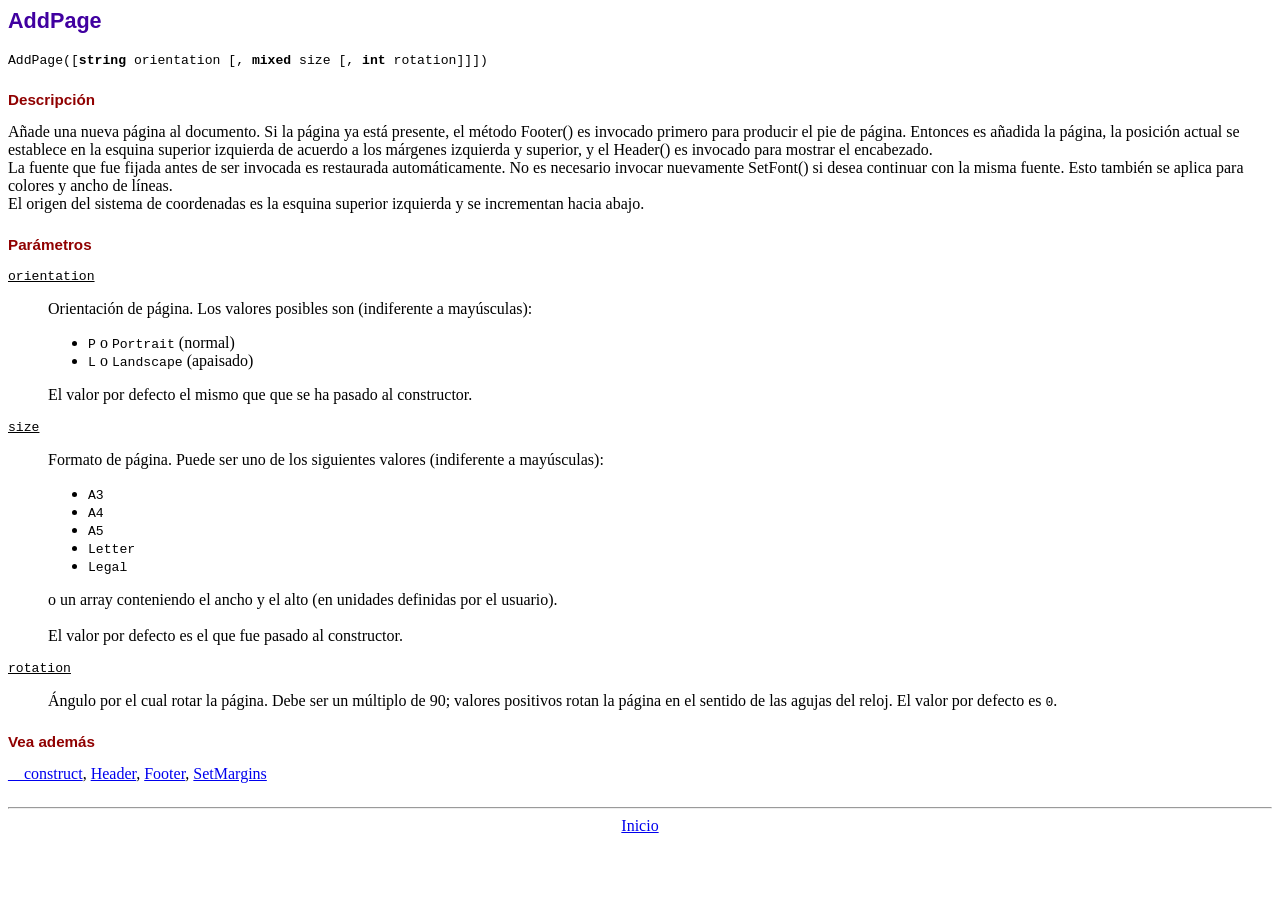
<file: sistema/usuario/pdf/fpdf/doc/addpage.htm>
<!DOCTYPE html PUBLIC "-//W3C//DTD HTML 4.01 Transitional//EN">
<html>
<head>
<meta http-equiv="Content-Type" content="text/html; charset=ISO-8859-1">
<title>AddPage</title>
<link type="text/css" rel="stylesheet" href="../fpdf.css">
</head>
<body>
<h1>AddPage</h1>
<code>AddPage([<b>string</b> orientation [, <b>mixed</b> size [, <b>int</b> rotation]]])</code>
<h2>Descripci�n</h2>
A�ade una nueva p�gina al documento. Si la p�gina ya est� presente, el m�todo Footer() es invocado primero para producir
el pie de p�gina. Entonces es a�adida la p�gina, la posici�n actual se establece en la esquina superior izquierda de
acuerdo a los m�rgenes izquierda y superior, y el Header() es invocado para mostrar el encabezado.<br>
La fuente que fue fijada antes de ser invocada es restaurada autom�ticamente. No es necesario invocar nuevamente SetFont()
si desea continuar con la misma fuente. Esto tambi�n se aplica para colores y ancho de l�neas.<br>
El origen del sistema de coordenadas es la esquina superior izquierda y se incrementan  hacia abajo.
<h2>Par�metros</h2>
<dl class="param">
<dt><code>orientation</code></dt>
<dd>
Orientaci�n de p�gina. Los valores posibles son (indiferente a may�sculas):
<ul>
<li><code>P</code> o <code>Portrait</code> (normal)</li>
<li><code>L</code> o <code>Landscape</code> (apaisado)</li>
</ul>
El valor por defecto el mismo que que se ha pasado al constructor.
</dd>
<dt><code>size</code></dt>
<dd>
Formato de p�gina. Puede ser uno de los siguientes valores (indiferente a may�sculas):
<ul>
<li><code>A3</code></li>
<li><code>A4</code></li>
<li><code>A5</code></li>
<li><code>Letter</code></li>
<li><code>Legal</code></li>
</ul>
o un array conteniendo el ancho y el alto (en unidades definidas por el usuario).<br>
<br>
El valor por defecto es el que fue pasado al constructor.
</dd>
<dt><code>rotation</code></dt>
<dd>
�ngulo por el cual rotar la p�gina. Debe ser un m�ltiplo de 90; valores positivos rotan
la p�gina en el sentido de las agujas del reloj. El valor por defecto es <code>0</code>.
</dd>
</dl>
<h2>Vea adem�s</h2>
<a href="__construct.htm">__construct</a>,
<a href="header.htm">Header</a>,
<a href="footer.htm">Footer</a>,
<a href="setmargins.htm">SetMargins</a>
<hr style="margin-top:1.5em">
<div style="text-align:center"><a href="index.htm">Inicio</a></div>
</body>
</html>
</file>
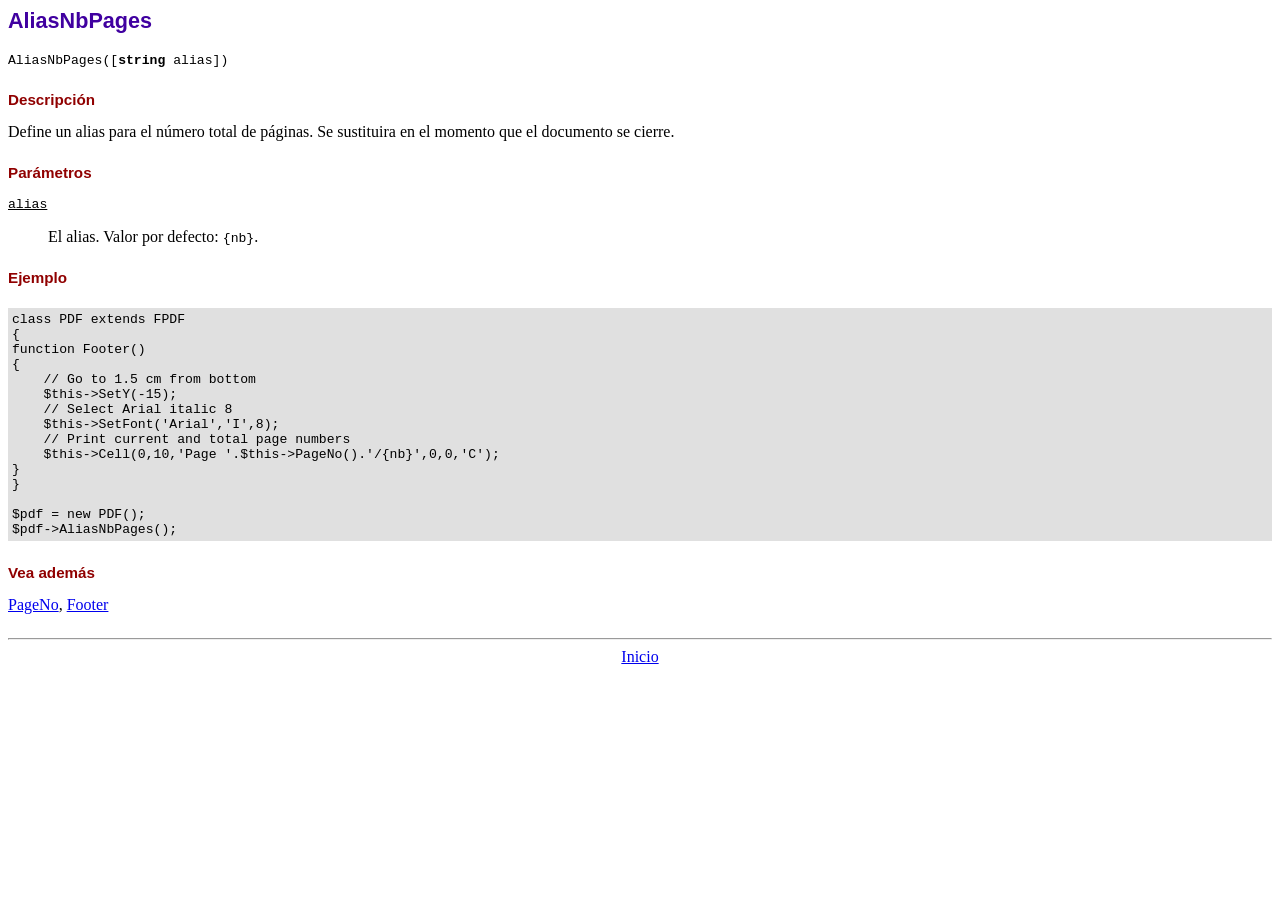
<file: sistema/usuario/pdf/fpdf/doc/aliasnbpages.htm>
<!DOCTYPE html PUBLIC "-//W3C//DTD HTML 4.01 Transitional//EN">
<html>
<head>
<meta http-equiv="Content-Type" content="text/html; charset=ISO-8859-1">
<title>AliasNbPages</title>
<link type="text/css" rel="stylesheet" href="../fpdf.css">
</head>
<body>
<h1>AliasNbPages</h1>
<code>AliasNbPages([<b>string</b> alias])</code>
<h2>Descripci�n</h2>
Define un alias para el n�mero total de p�ginas. Se sustituira en el momento que el documento se cierre.
<h2>Par�metros</h2>
<dl class="param">
<dt><code>alias</code></dt>
<dd>
El alias. Valor por defecto: <code>{nb}</code>.
</dd>
</dl>
<h2>Ejemplo</h2>
<div class="doc-source">
<pre><code>class PDF extends FPDF
{
function Footer()
{
    // Go to 1.5 cm from bottom
    $this-&gt;SetY(-15);
    // Select Arial italic 8
    $this-&gt;SetFont('Arial','I',8);
    // Print current and total page numbers
    $this-&gt;Cell(0,10,'Page '.$this-&gt;PageNo().'/{nb}',0,0,'C');
}
}

$pdf = new PDF();
$pdf-&gt;AliasNbPages();</code></pre>
</div>
<h2>Vea adem�s</h2>
<a href="pageno.htm">PageNo</a>,
<a href="footer.htm">Footer</a>
<hr style="margin-top:1.5em">
<div style="text-align:center"><a href="index.htm">Inicio</a></div>
</body>
</html>
</file>
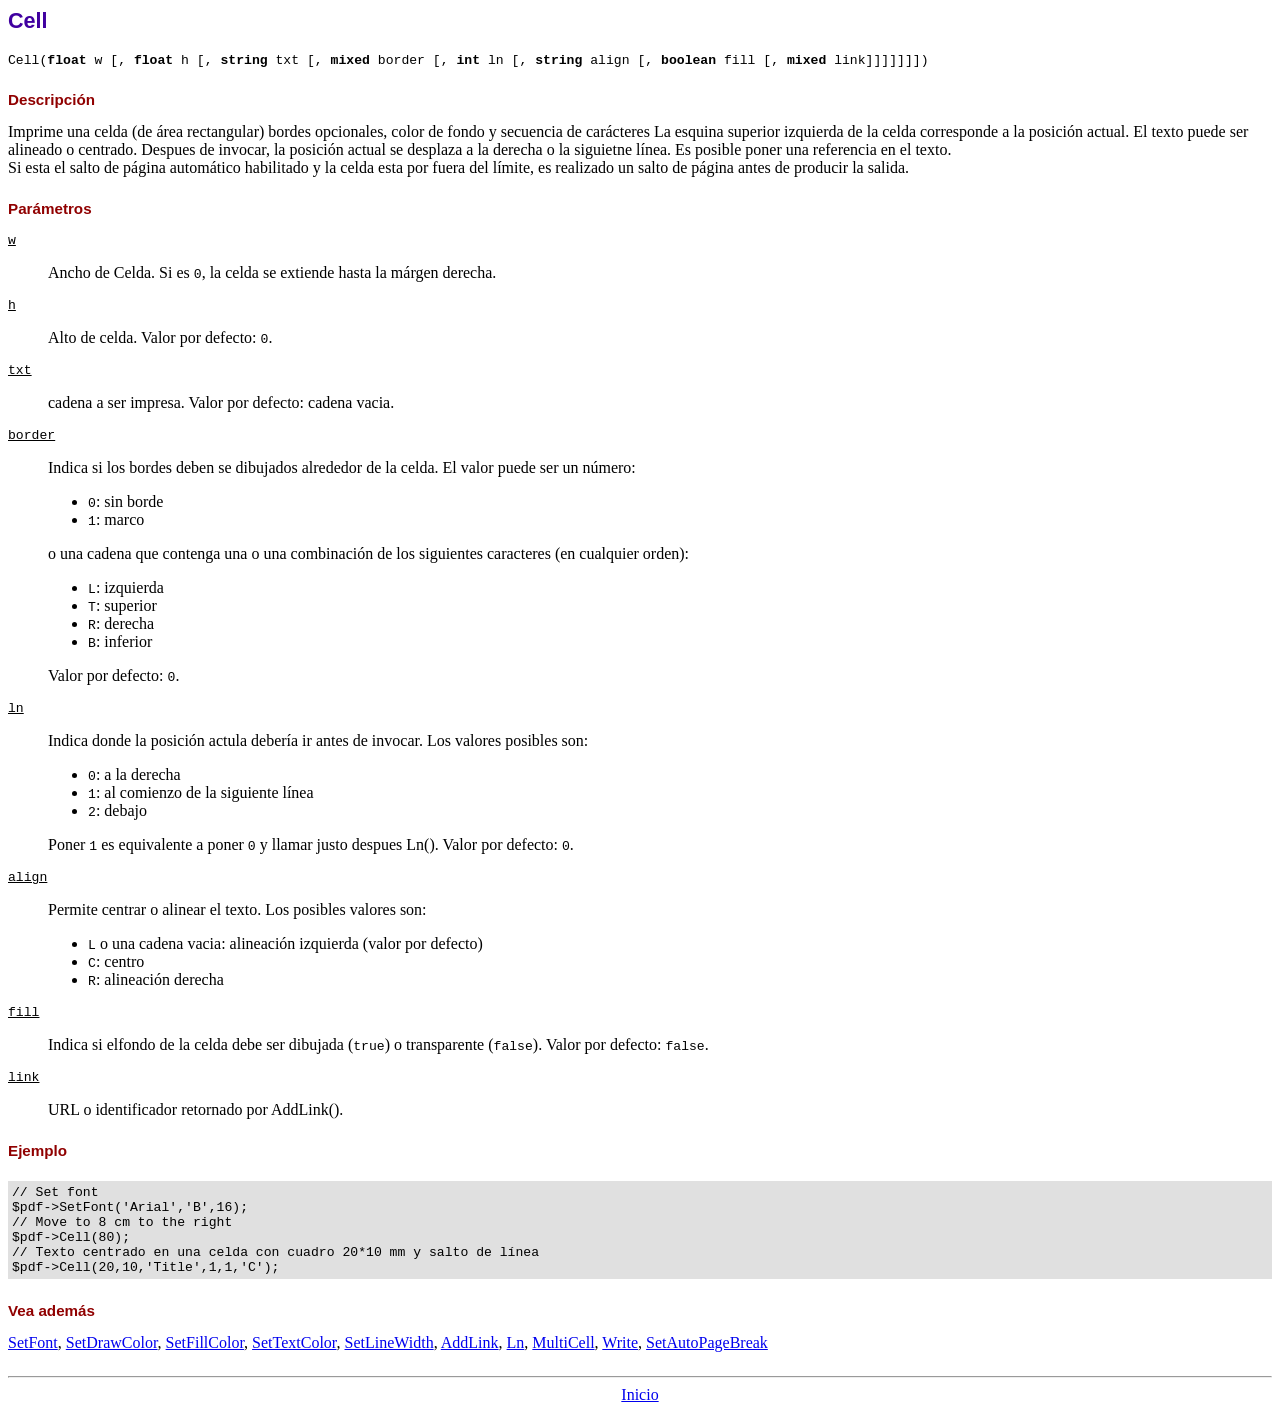
<file: sistema/usuario/pdf/fpdf/doc/cell.htm>
<!DOCTYPE html PUBLIC "-//W3C//DTD HTML 4.01 Transitional//EN">
<html>
<head>
<meta http-equiv="Content-Type" content="text/html; charset=ISO-8859-1">
<title>Cell</title>
<link type="text/css" rel="stylesheet" href="../fpdf.css">
</head>
<body>
<h1>Cell</h1>
<code>Cell(<b>float</b> w [, <b>float</b> h [, <b>string</b> txt [, <b>mixed</b> border [, <b>int</b> ln [, <b>string</b> align [, <b>boolean</b> fill [, <b>mixed</b> link]]]]]]])</code>
<h2>Descripci�n</h2>
Imprime una celda (de �rea rectangular) bordes opcionales, color de fondo y secuencia de car�cteres
La esquina superior izquierda de la celda corresponde a la posici�n actual. El texto puede ser alineado o centrado. Despues de invocar, la posici�n actual se desplaza a la derecha o la siguietne l�nea. Es posible poner una referencia en el texto.
<br>
Si esta el salto de p�gina autom�tico habilitado y la celda esta por fuera del l�mite, es realizado un salto de p�gina antes de producir la salida.
<h2>Par�metros</h2>
<dl class="param">
<dt><code>w</code></dt>
<dd>
Ancho de Celda. Si es <code>0</code>, la celda se extiende hasta la m�rgen derecha.
</dd>
<dt><code>h</code></dt>
<dd>
Alto de celda.
Valor por defecto: <code>0</code>.
</dd>
<dt><code>txt</code></dt>
<dd>
cadena a ser impresa.
Valor por defecto: cadena vacia.
</dd>
<dt><code>border</code></dt>
<dd>
Indica si los bordes deben se dibujados alrededor de la celda. El valor puede ser un n�mero:
<ul>
<li><code>0</code>: sin borde</li>
<li><code>1</code>: marco</li>
</ul>
o una cadena que contenga una o una combinaci�n de los siguientes caracteres (en cualquier orden):
<ul>
<li><code>L</code>: izquierda</li>
<li><code>T</code>: superior</li>
<li><code>R</code>: derecha</li>
<li><code>B</code>: inferior</li>
</ul>
Valor por defecto: <code>0</code>.
</dd>
<dt><code>ln</code></dt>
<dd>
Indica donde la posici�n actula deber�a ir antes de invocar. Los valores posibles son:
<ul>
<li><code>0</code>: a la derecha</li>
<li><code>1</code>: al comienzo de la siguiente l�nea</li>
<li><code>2</code>: debajo</li>
</ul>
Poner <code>1</code> es equivalente a poner <code>0</code> y llamar justo despues Ln().
Valor por defecto: <code>0</code>.
</dd>
<dt><code>align</code></dt>
<dd>
Permite centrar o alinear el texto. Los posibles valores son:
<ul>
<li><code>L</code> o una cadena vacia: alineaci�n izquierda (valor por defecto)</li>
<li><code>C</code>: centro</li>
<li><code>R</code>: alineaci�n derecha</li>
</ul>
</dd>
<dt><code>fill</code></dt>
<dd>
Indica si elfondo de la celda debe ser dibujada (<code>true</code>) o transparente (<code>false</code>).
Valor por defecto: <code>false</code>.
</dd>
<dt><code>link</code></dt>
<dd>
URL o identificador retornado por AddLink().
</dd>
</dl>
<h2>Ejemplo</h2>
<div class="doc-source">
<pre><code>// Set font
$pdf-&gt;SetFont('Arial','B',16);
// Move to 8 cm to the right
$pdf-&gt;Cell(80);
// Texto centrado en una celda con cuadro 20*10 mm y salto de l�nea
$pdf-&gt;Cell(20,10,'Title',1,1,'C');</code></pre>
</div>
<h2>Vea adem�s</h2>
<a href="setfont.htm">SetFont</a>,
<a href="setdrawcolor.htm">SetDrawColor</a>,
<a href="setfillcolor.htm">SetFillColor</a>,
<a href="settextcolor.htm">SetTextColor</a>,
<a href="setlinewidth.htm">SetLineWidth</a>,
<a href="addlink.htm">AddLink</a>,
<a href="ln.htm">Ln</a>,
<a href="multicell.htm">MultiCell</a>,
<a href="write.htm">Write</a>,
<a href="setautopagebreak.htm">SetAutoPageBreak</a>
<hr style="margin-top:1.5em">
<div style="text-align:center"><a href="index.htm">Inicio</a></div>
</body>
</html>
</file>
<file: sistema/usuario/pdf/fpdf/fpdf.css>
body {font-family:"Times New Roman",serif}
h1 {font:bold 135% Arial,sans-serif; color:#4000A0; margin-bottom:0.9em}
h2 {font:bold 95% Arial,sans-serif; color:#900000; margin-top:1.5em; margin-bottom:1em}
dl.param dt {text-decoration:underline}
dl.param dd {margin-top:1em; margin-bottom:1em}
dl.param ul {margin-top:1em; margin-bottom:1em}
tt, code, kbd {font-family:"Courier New",Courier,monospace; font-size:82%}
div.source {margin-top:1.4em; margin-bottom:1.3em}
div.source pre {display:table; border:1px solid #24246A; width:100%; margin:0em; font-family:inherit; font-size:100%}
div.source code {display:block; border:1px solid #C5C5EC; background-color:#F0F5FF; padding:6px; color:#000000}
div.doc-source {margin-top:1.4em; margin-bottom:1.3em}
div.doc-source pre {display:table; width:100%; margin:0em; font-family:inherit; font-size:100%}
div.doc-source code {display:block; background-color:#E0E0E0; padding:4px}
.kw {color:#000080; font-weight:bold}
.str {color:#CC0000}
.cmt {color:#008000}
p.demo {text-align:center; margin-top:-0.9em}
a.demo {text-decoration:none; font-weight:bold; color:#0000CC}
a.demo:link {text-decoration:none; font-weight:bold; color:#0000CC}
a.demo:hover {text-decoration:none; font-weight:bold; color:#0000FF}
a.demo:active {text-decoration:none; font-weight:bold; color:#0000FF}
</file>
